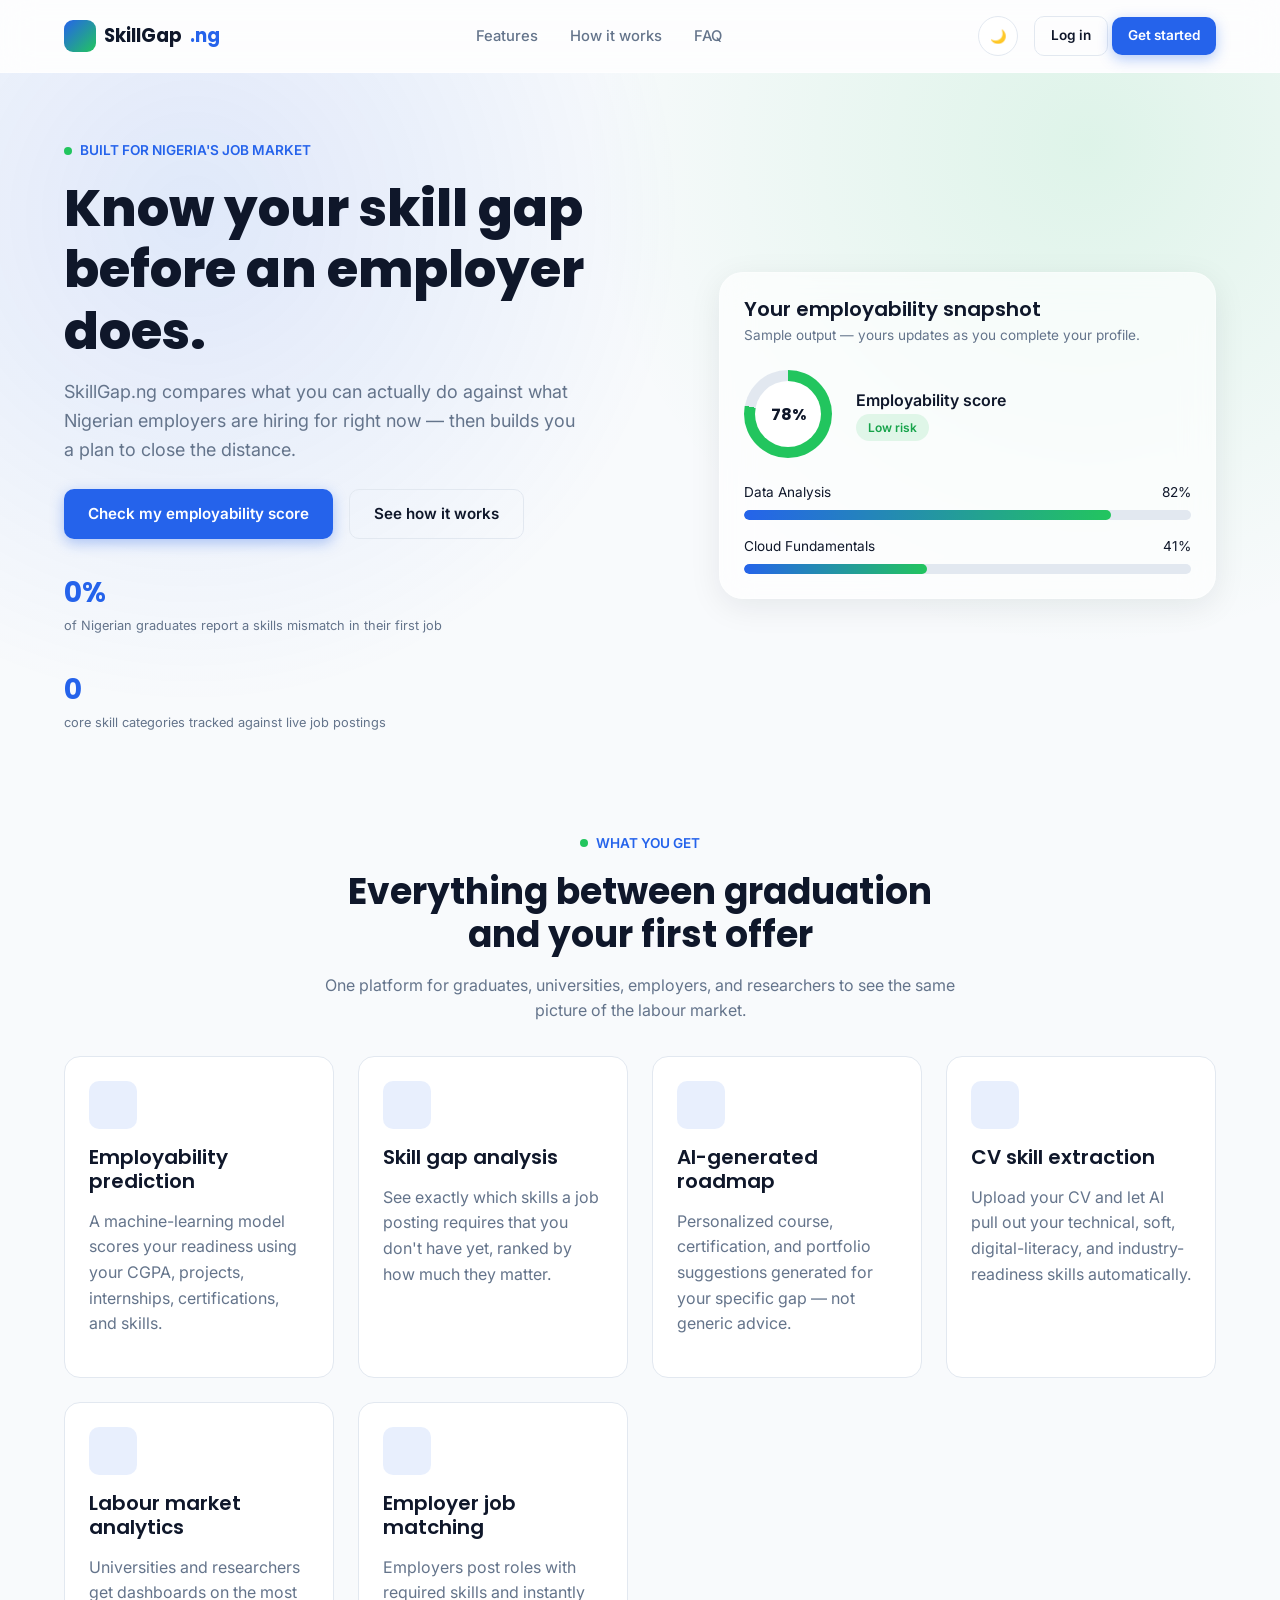
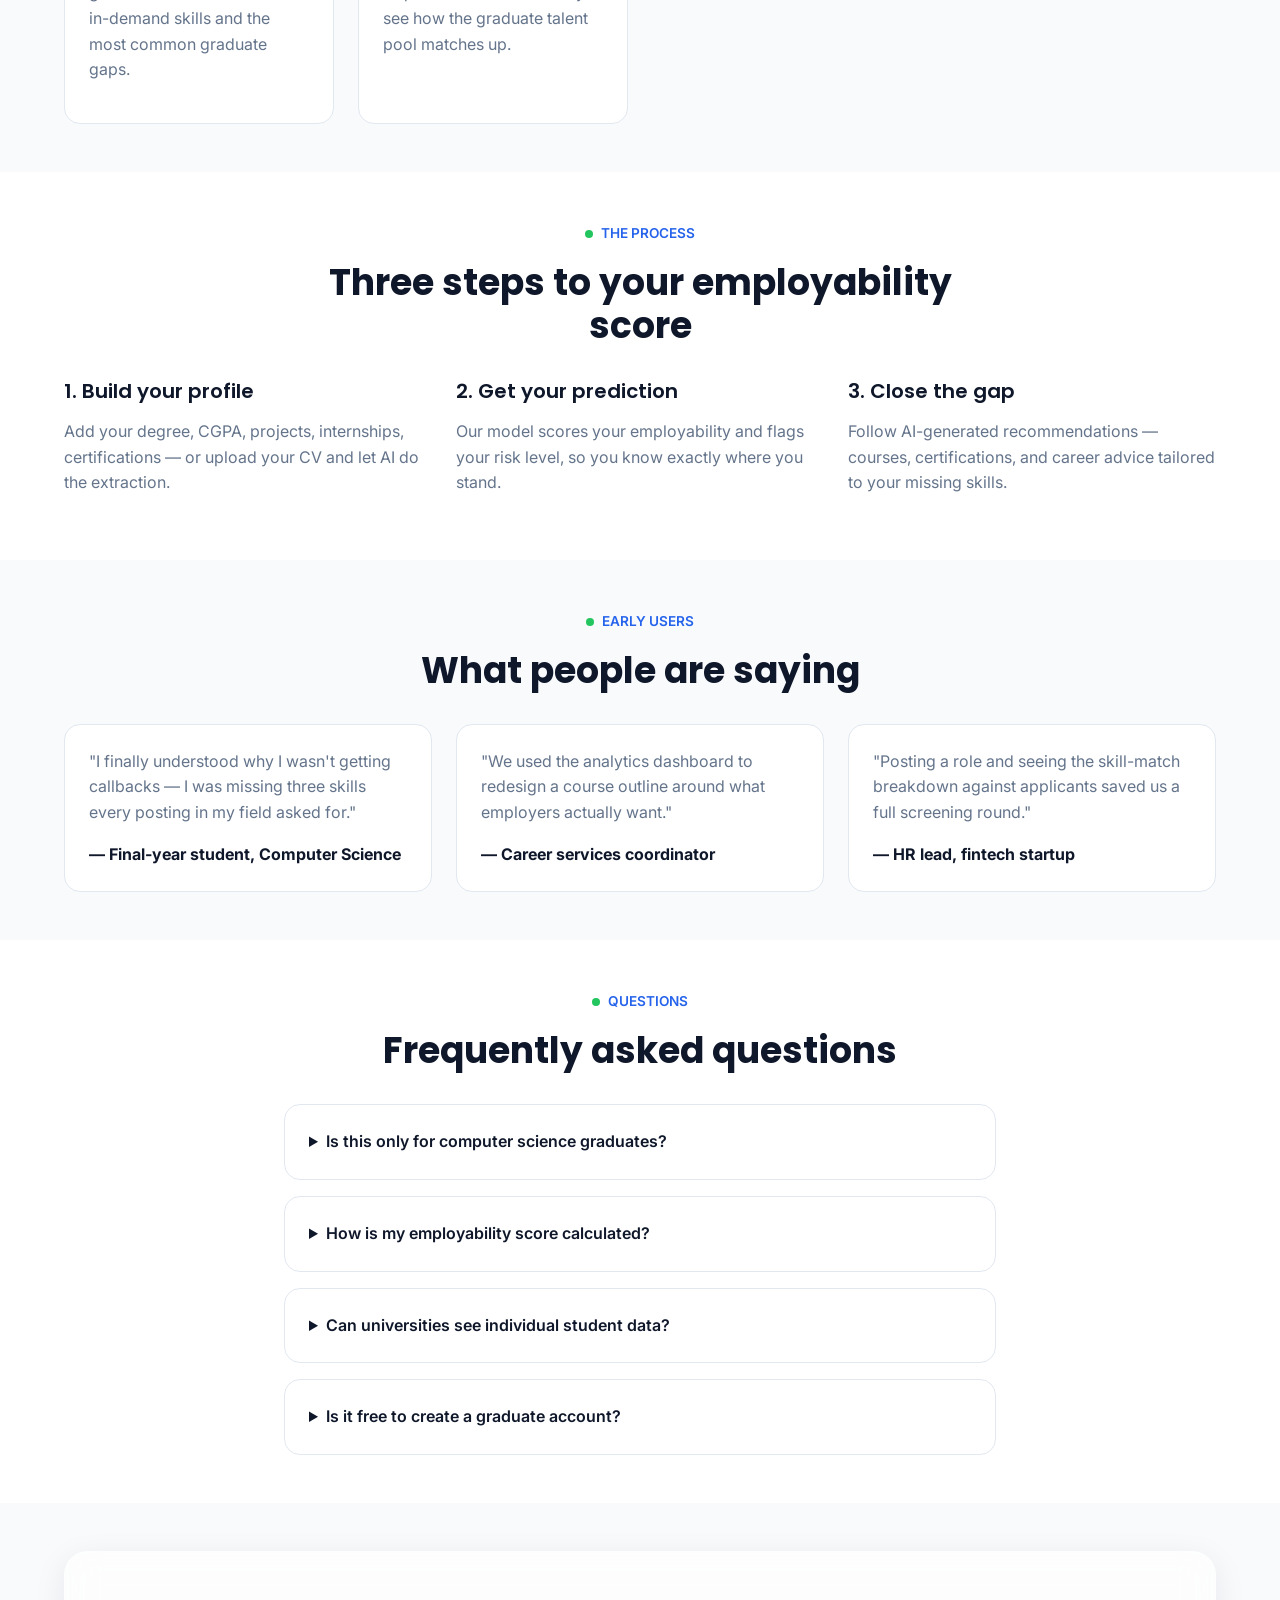
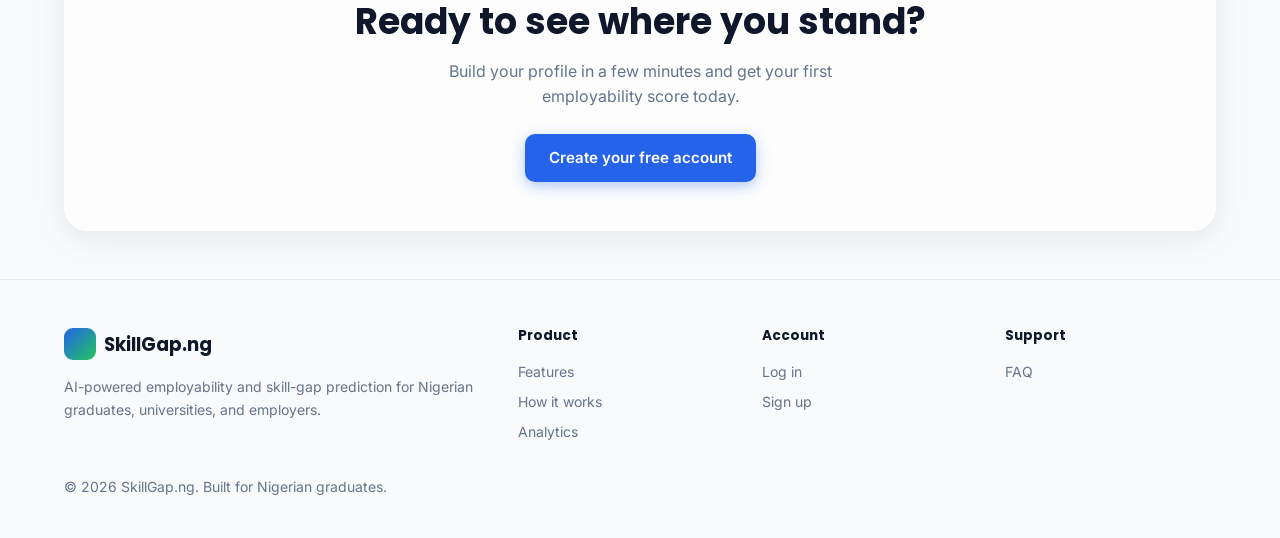
<file: skill-gap-system/frontend/index.html>
<!DOCTYPE html>
<html lang="en">
<head>
<meta charset="UTF-8" />
<meta name="viewport" content="width=device-width, initial-scale=1.0" />
<title>Graduate Skill Gap Prediction System | Close the gap between school and work</title>
<meta name="description" content="AI-powered employability prediction and skill-gap analysis for Nigerian graduates, universities, and employers." />
<link rel="stylesheet" href="assets/css/main.css" />
</head>
<body>
<a href="#main" class="skip-link">Skip to content</a>

<header class="navbar">
  <div class="navbar-inner">
    <a href="index.html" class="brand">
      <span class="brand-mark" aria-hidden="true"></span>
      SkillGap<span style="color:var(--color-primary)">.ng</span>
    </a>
    <nav aria-label="Primary">
      <ul class="nav-links">
        <li><a href="index.html#features">Features</a></li>
        <li><a href="index.html#how-it-works">How it works</a></li>
        <li><a href="index.html#faq">FAQ</a></li>
      </ul>
    </nav>
    <div class="nav-actions">
      <button class="theme-toggle" data-theme-toggle aria-label="Toggle dark mode"></button>
      <div data-auth-area>
        <a href="login.html" class="btn btn-secondary btn-sm">Log in</a>
        <a href="login.html?tab=register" class="btn btn-primary btn-sm">Get started</a>
      </div>
      <button class="nav-toggle" data-nav-toggle aria-label="Open menu" aria-expanded="false">
        <span></span><span></span><span></span>
      </button>
    </div>
  </div>
</header>

<main id="main">

  <!-- HERO -->
  <section class="hero">
    <div class="hero-bg" aria-hidden="true"></div>
    <div class="container hero-grid">
      <div class="fade-in-up">
        <p class="eyebrow">BUILT FOR NIGERIA'S JOB MARKET</p>
        <h1>Know your skill gap before an employer does.</h1>
        <p style="font-size:1.125rem; max-width:520px;">
          SkillGap.ng compares what you can actually do against what Nigerian employers
          are hiring for right now — then builds you a plan to close the distance.
        </p>
        <div class="hero-actions">
          <a href="login.html?tab=register" class="btn btn-primary">Check my employability score</a>
          <a href="#how-it-works" class="btn btn-secondary">See how it works</a>
        </div>
        <div class="hero-stats">
          <div>
            <div class="hero-stat-value" data-count="41">0%</div>
            <div class="hero-stat-label">of Nigerian graduates report a skills mismatch in their first job</div>
          </div>
          <div>
            <div class="hero-stat-value" data-count="12">0</div>
            <div class="hero-stat-label">core skill categories tracked against live job postings</div>
          </div>
        </div>
      </div>

      <div class="fade-in-up glass" style="padding:var(--space-4); border-radius:var(--radius-lg);">
        <h3 style="margin-bottom:var(--space-1);">Your employability snapshot</h3>
        <p style="font-size:0.85rem; margin-bottom:var(--space-4);">Sample output — yours updates as you complete your profile.</p>

        <div style="display:flex; align-items:center; gap:var(--space-4); margin-bottom:var(--space-4);">
          <div style="width:88px;height:88px;border-radius:50%;background:conic-gradient(var(--color-accent) 78%, var(--color-border) 0);display:flex;align-items:center;justify-content:center;">
            <div style="width:66px;height:66px;border-radius:50%;background:var(--color-surface);display:flex;align-items:center;justify-content:center;font-family:var(--font-heading);font-weight:700;">78%</div>
          </div>
          <div>
            <div style="font-weight:600;">Employability score</div>
            <span class="badge badge-low">Low risk</span>
          </div>
        </div>

        <div style="margin-bottom:var(--space-3);">
          <div style="display:flex;justify-content:space-between;font-size:0.85rem;margin-bottom:6px;">
            <span>Data Analysis</span><span>82%</span>
          </div>
          <div class="progress-track"><div class="progress-fill" style="width:82%"></div></div>
        </div>
        <div>
          <div style="display:flex;justify-content:space-between;font-size:0.85rem;margin-bottom:6px;">
            <span>Cloud Fundamentals</span><span>41%</span>
          </div>
          <div class="progress-track"><div class="progress-fill" style="width:41%"></div></div>
        </div>
      </div>
    </div>
  </section>

  <!-- FEATURES -->
  <section class="section" id="features">
    <div class="container">
      <div class="section-header reveal">
        <p class="eyebrow" style="justify-content:center;">WHAT YOU GET</p>
        <h2>Everything between graduation and your first offer</h2>
        <p>One platform for graduates, universities, employers, and researchers to see the same picture of the labour market.</p>
      </div>

      <div class="feature-grid">
        <div class="card card-hover reveal">
          <div class="feature-icon"></div>
          <h3>Employability prediction</h3>
          <p>A machine-learning model scores your readiness using your CGPA, projects, internships, certifications, and skills.</p>
        </div>
        <div class="card card-hover reveal">
          <div class="feature-icon"></div>
          <h3>Skill gap analysis</h3>
          <p>See exactly which skills a job posting requires that you don't have yet, ranked by how much they matter.</p>
        </div>
        <div class="card card-hover reveal">
          <div class="feature-icon"></div>
          <h3>AI-generated roadmap</h3>
          <p>Personalized course, certification, and portfolio suggestions generated for your specific gap — not generic advice.</p>
        </div>
        <div class="card card-hover reveal">
          <div class="feature-icon"></div>
          <h3>CV skill extraction</h3>
          <p>Upload your CV and let AI pull out your technical, soft, digital-literacy, and industry-readiness skills automatically.</p>
        </div>
        <div class="card card-hover reveal">
          <div class="feature-icon"></div>
          <h3>Labour market analytics</h3>
          <p>Universities and researchers get dashboards on the most in-demand skills and the most common graduate gaps.</p>
        </div>
        <div class="card card-hover reveal">
          <div class="feature-icon"></div>
          <h3>Employer job matching</h3>
          <p>Employers post roles with required skills and instantly see how the graduate talent pool matches up.</p>
        </div>
      </div>
    </div>
  </section>

  <!-- HOW IT WORKS -->
  <section class="section" id="how-it-works" style="background:var(--color-surface);">
    <div class="container">
      <div class="section-header reveal">
        <p class="eyebrow" style="justify-content:center;">THE PROCESS</p>
        <h2>Three steps to your employability score</h2>
      </div>
      <div class="feature-grid">
        <div class="reveal">
          <h3>1. Build your profile</h3>
          <p>Add your degree, CGPA, projects, internships, certifications — or upload your CV and let AI do the extraction.</p>
        </div>
        <div class="reveal">
          <h3>2. Get your prediction</h3>
          <p>Our model scores your employability and flags your risk level, so you know exactly where you stand.</p>
        </div>
        <div class="reveal">
          <h3>3. Close the gap</h3>
          <p>Follow AI-generated recommendations — courses, certifications, and career advice tailored to your missing skills.</p>
        </div>
      </div>
    </div>
  </section>

  <!-- TESTIMONIALS -->
  <section class="section">
    <div class="container">
      <div class="section-header reveal">
        <p class="eyebrow" style="justify-content:center;">EARLY USERS</p>
        <h2>What people are saying</h2>
      </div>
      <div class="feature-grid">
        <div class="card reveal">
          <p>"I finally understood why I wasn't getting callbacks — I was missing three skills every posting in my field asked for."</p>
          <strong>— Final-year student, Computer Science</strong>
        </div>
        <div class="card reveal">
          <p>"We used the analytics dashboard to redesign a course outline around what employers actually want."</p>
          <strong>— Career services coordinator</strong>
        </div>
        <div class="card reveal">
          <p>"Posting a role and seeing the skill-match breakdown against applicants saved us a full screening round."</p>
          <strong>— HR lead, fintech startup</strong>
        </div>
      </div>
    </div>
  </section>

  <!-- FAQ -->
  <section class="section" id="faq" style="background:var(--color-surface);">
    <div class="container" style="max-width:760px;">
      <div class="section-header reveal">
        <p class="eyebrow" style="justify-content:center;">QUESTIONS</p>
        <h2>Frequently asked questions</h2>
      </div>

      <div class="reveal" style="display:flex; flex-direction:column; gap:var(--space-3);">
        <details class="card">
          <summary style="cursor:pointer; font-weight:600;">Is this only for computer science graduates?</summary>
          <p style="margin-top:var(--space-3);">No — the skill taxonomy covers technical, soft, digital-literacy, and industry-readiness skills across fields, and the job postings span multiple industries.</p>
        </details>
        <details class="card">
          <summary style="cursor:pointer; font-weight:600;">How is my employability score calculated?</summary>
          <p style="margin-top:var(--space-3);">A model trained on graduate outcome data weighs your CGPA, skills, projects, internships, certifications, and experience to produce a score and risk level.</p>
        </details>
        <details class="card">
          <summary style="cursor:pointer; font-weight:600;">Can universities see individual student data?</summary>
          <p style="margin-top:var(--space-3);">University and researcher accounts see aggregated analytics, not individual graduate profiles, unless a graduate explicitly shares their data.</p>
        </details>
        <details class="card">
          <summary style="cursor:pointer; font-weight:600;">Is it free to create a graduate account?</summary>
          <p style="margin-top:var(--space-3);">Yes. Graduate accounts are free to create and use.</p>
        </details>
      </div>
    </div>
  </section>

  <!-- CTA -->
  <section class="section">
    <div class="container">
      <div class="glass reveal" style="padding:var(--space-6); text-align:center; border-radius:var(--radius-lg);">
        <h2>Ready to see where you stand?</h2>
        <p style="max-width:480px; margin:0 auto var(--space-4);">Build your profile in a few minutes and get your first employability score today.</p>
        <a href="login.html?tab=register" class="btn btn-primary">Create your free account</a>
      </div>
    </div>
  </section>

</main>

<footer>
  <div class="container">
    <div class="footer-grid">
      <div>
        <div class="brand" style="margin-bottom:var(--space-3);">
          <span class="brand-mark" aria-hidden="true"></span> SkillGap.ng
        </div>
        <p>AI-powered employability and skill-gap prediction for Nigerian graduates, universities, and employers.</p>
      </div>
      <div>
        <h4>Product</h4>
        <ul>
          <li><a href="index.html#features">Features</a></li>
          <li><a href="index.html#how-it-works">How it works</a></li>
          <li><a href="analytics.html">Analytics</a></li>
        </ul>
      </div>
      <div>
        <h4>Account</h4>
        <ul>
          <li><a href="login.html">Log in</a></li>
          <li><a href="login.html?tab=register">Sign up</a></li>
        </ul>
      </div>
      <div>
        <h4>Support</h4>
        <ul>
          <li><a href="index.html#faq">FAQ</a></li>
        </ul>
      </div>
    </div>
    <p>&copy; 2026 SkillGap.ng. Built for Nigerian graduates.</p>
  </div>
</footer>

<script src="assets/js/api.js"></script>
<script src="assets/js/theme.js"></script>
<script src="assets/js/main.js"></script>
</body>
</html>
</file>
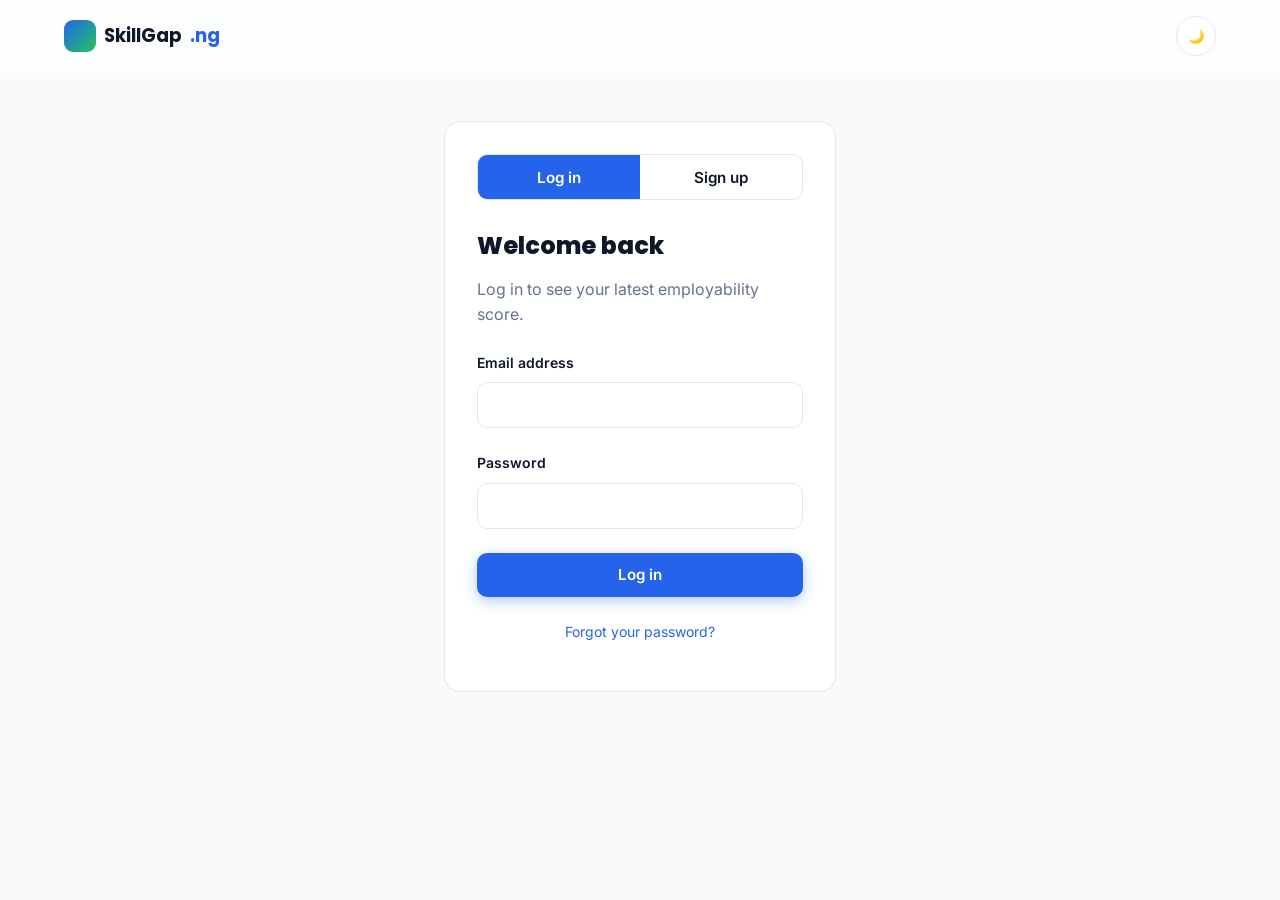
<file: skill-gap-system/frontend/assessment.html>
<!DOCTYPE html>
<html lang="en">
<head>
<meta charset="UTF-8" />
<meta name="viewport" content="width=device-width, initial-scale=1.0" />
<title>Skill Assessment | SkillGap.ng</title>
<link rel="stylesheet" href="assets/css/main.css" />
</head>
<body>
<a href="#main" class="skip-link">Skip to content</a>

<div class="app-shell">
  <aside class="sidebar" aria-label="Dashboard navigation">
    <button class="sidebar-close" aria-label="Close menu">&times;</button>
    <a href="index.html" class="brand" style="margin-bottom:var(--space-4);">
      <span class="brand-mark" aria-hidden="true"></span> SkillGap<span style="color:var(--color-primary)">.ng</span>
    </a>
    <a href="dashboard.html" class="sidebar-link"> Dashboard</a>
    <a href="profile.html" class="sidebar-link"> Profile</a>
    <a href="assessment.html" class="sidebar-link active"> Skill assessment</a>
    <a href="jobs.html" class="sidebar-link"> Job matching</a>
    <a href="prediction.html" class="sidebar-link"> Prediction</a>
    <div style="margin-top:auto; padding-top:var(--space-4); border-top:1px solid var(--color-border);">
      <button class="theme-toggle" data-theme-toggle aria-label="Toggle dark mode" style="margin-bottom:var(--space-3);"></button>
      <button class="btn btn-secondary btn-block btn-sm" id="logout-btn">Log out</button>
    </div>
  </aside>

  <div>
    <header class="navbar" style="position:sticky;">
      <div class="navbar-inner" style="max-width:none;">
        <button class="nav-toggle" data-sidebar-toggle aria-label="Open sidebar menu" style="display:block;">
          <span></span><span></span><span></span>
        </button>
        <h2 style="margin:0; font-size:1.1rem;">Skill Assessment</h2>
        <div></div>
      </div>
    </header>

    <main id="main" class="main-content" style="max-width:760px;">
      <p class="reveal" style="margin-bottom:var(--space-4);">
        Rate your proficiency in each skill from 0–100. Your ratings feed directly into your
        employability prediction and skill-gap matching against job postings.
      </p>

      <div class="field reveal" style="max-width:320px;">
        <label for="category-filter">Filter by category</label>
        <select id="category-filter">
          <option value="all">All categories</option>
          <option value="technical">Technical</option>
          <option value="soft">Soft skills</option>
          <option value="digital_literacy">Digital literacy</option>
          <option value="industry_readiness">Industry readiness</option>
        </select>
      </div>

      <div id="skills-container" class="reveal" style="margin-top:var(--space-4);">
        <div class="skeleton" style="height:64px; margin-bottom:var(--space-3);"></div>
        <div class="skeleton" style="height:64px; margin-bottom:var(--space-3);"></div>
        <div class="skeleton" style="height:64px;"></div>
      </div>
    </main>
  </div>
</div>

<script src="assets/js/api.js"></script>
<script src="assets/js/theme.js"></script>
<script src="assets/js/main.js"></script>
<script src="assets/js/assessment.js?v=2"></script>
</body>
</html>
</file>
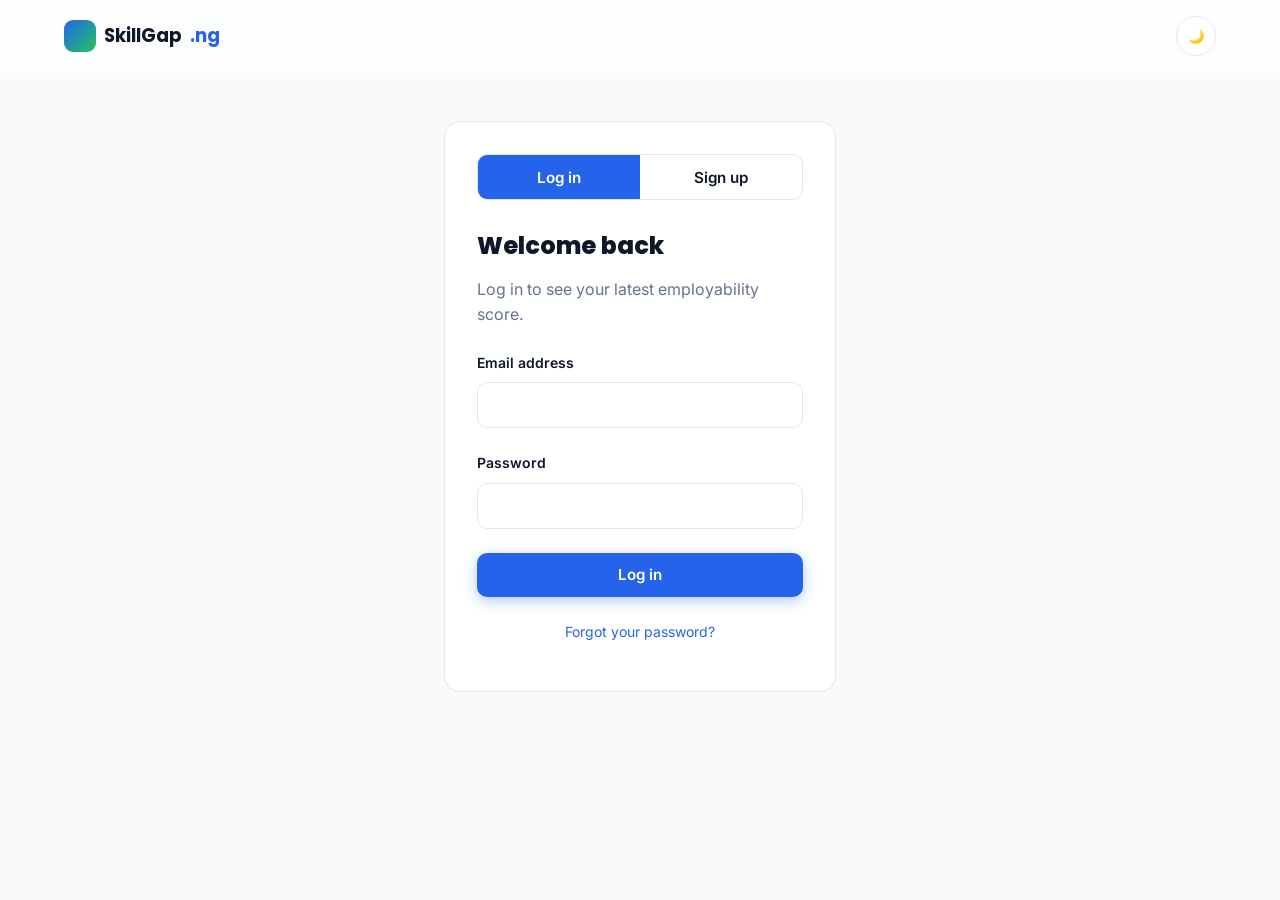
<file: skill-gap-system/frontend/employer-dashboard.html>
<!DOCTYPE html>
<html lang="en">
<head>
<meta charset="UTF-8" />
<meta name="viewport" content="width=device-width, initial-scale=1.0" />
<title>Employer Dashboard | SkillGap.ng</title>
<link rel="stylesheet" href="assets/css/main.css" />
</head>
<body>
<a href="#main" class="skip-link">Skip to content</a>

<div class="app-shell">
  <aside class="sidebar" aria-label="Dashboard navigation">
    <button class="sidebar-close" aria-label="Close menu">&times;</button>
    <a href="index.html" class="brand" style="margin-bottom:var(--space-4);">
      <span class="brand-mark" aria-hidden="true"></span> SkillGap<span style="color:var(--color-primary)">.ng</span>
    </a>
    <a href="employer-dashboard.html" class="sidebar-link active"> Dashboard</a>
    <a href="employer-post-job.html" class="sidebar-link"> Post a new job</a>
    
    <div style="margin-top:auto; padding-top:var(--space-4); border-top:1px solid var(--color-border);">
      <button class="theme-toggle" data-theme-toggle aria-label="Toggle dark mode" style="margin-bottom:var(--space-3);"></button>
      <button class="btn btn-secondary btn-block btn-sm" id="logout-btn">Log out</button>
    </div>
  </aside>

  <div>
    <header class="navbar" style="position:sticky;">
      <div class="navbar-inner" style="max-width:none;">
        <button class="nav-toggle" data-sidebar-toggle aria-label="Open sidebar menu" style="display:block;">
          <span></span><span></span><span></span>
        </button>
        <h2 style="margin:0; font-size:1.1rem;">Employer Dashboard</h2>
        <div></div>
      </div>
    </header>

    <main id="main" class="main-content">
      
      <div class="card reveal" style="margin-bottom: var(--space-4);">
        <h2 id="company-name" style="margin-top: 0;">Loading...</h2>
        <p id="company-details" style="color: var(--color-muted); margin-bottom: 0;"></p>
      </div>

      <div style="display:flex; justify-content:space-between; align-items:center; margin-bottom:var(--space-4);">
        <h3>Your Job Postings</h3>
        <a href="employer-post-job.html" class="btn btn-primary btn-sm">Post a new job</a>
      </div>

      <div id="jobs-list" class="reveal" style="display: grid; gap: var(--space-4);">
        <!-- Jobs will be populated here by JS -->
        <div class="skeleton" style="height:120px;"></div>
      </div>

    </main>
  </div>
</div>

<script src="assets/js/api.js?v=2"></script>
<script src="assets/js/theme.js"></script>
<script src="assets/js/main.js"></script>
<script src="assets/js/employer-dashboard.js?v=2"></script>
</body>
</html>
</file>
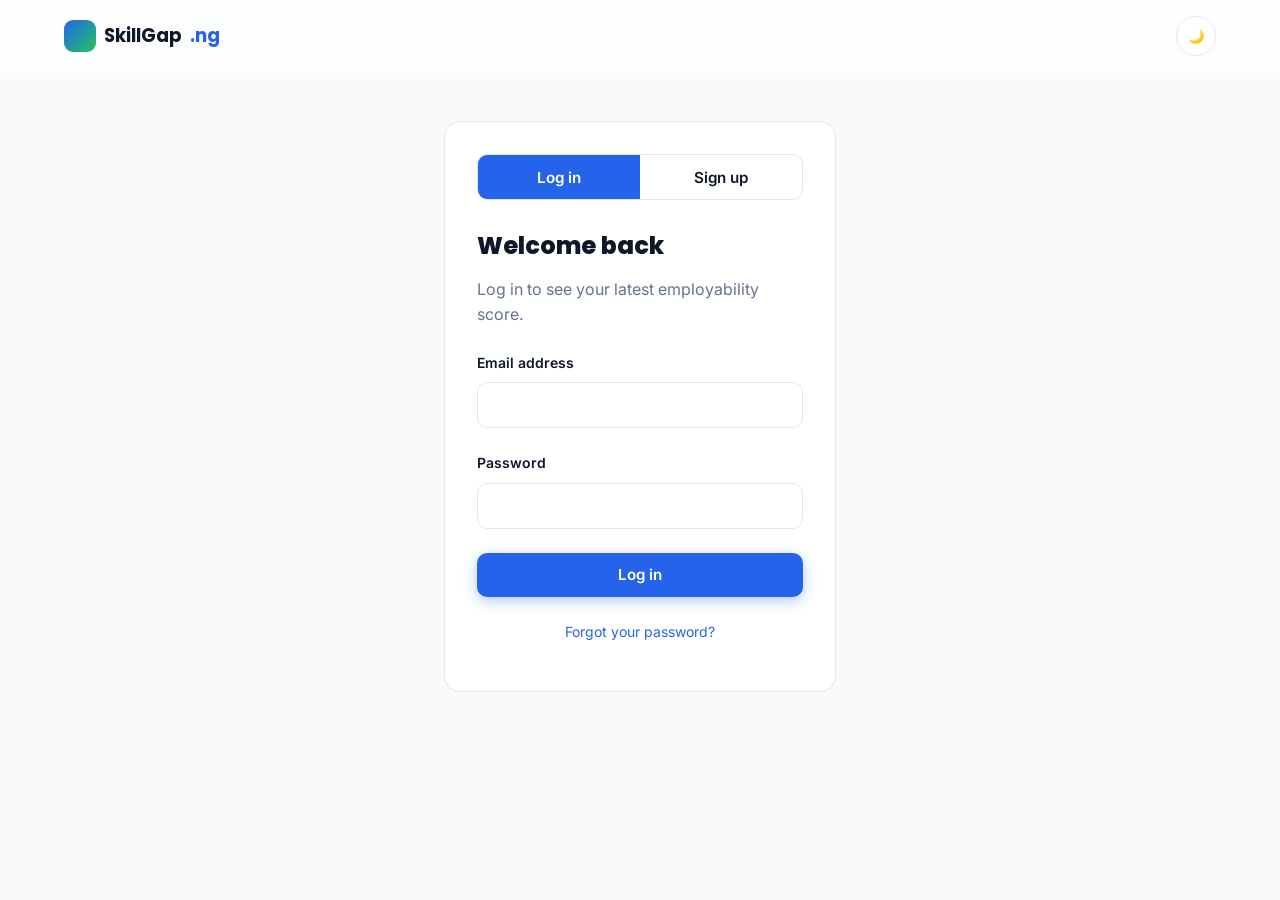
<file: skill-gap-system/frontend/employer-job-matches.html>
<!DOCTYPE html>
<html lang="en">
<head>
<meta charset="UTF-8" />
<meta name="viewport" content="width=device-width, initial-scale=1.0" />
<title>Job Matches | SkillGap.ng</title>
<link rel="stylesheet" href="assets/css/main.css" />
<style>
  .match-row {
    display: flex;
    justify-content: space-between;
    align-items: center;
    padding: var(--space-3) 0;
    border-bottom: 1px solid var(--color-border);
  }
  .match-row:last-child {
    border-bottom: none;
  }
</style>
</head>
<body>
<a href="#main" class="skip-link">Skip to content</a>

<div class="app-shell">
  <aside class="sidebar" aria-label="Dashboard navigation">
    <button class="sidebar-close" aria-label="Close menu">&times;</button>
    <a href="index.html" class="brand" style="margin-bottom:var(--space-4);">
      <span class="brand-mark" aria-hidden="true"></span> SkillGap<span style="color:var(--color-primary)">.ng</span>
    </a>
    <a href="employer-dashboard.html" class="sidebar-link active"> Dashboard</a>
    <a href="employer-post-job.html" class="sidebar-link"> Post a new job</a>
    
    <div style="margin-top:auto; padding-top:var(--space-4); border-top:1px solid var(--color-border);">
      <button class="theme-toggle" data-theme-toggle aria-label="Toggle dark mode" style="margin-bottom:var(--space-3);"></button>
      <button class="btn btn-secondary btn-block btn-sm" id="logout-btn">Log out</button>
    </div>
  </aside>

  <div>
    <header class="navbar" style="position:sticky;">
      <div class="navbar-inner" style="max-width:none;">
        <button class="nav-toggle" data-sidebar-toggle aria-label="Open sidebar menu" style="display:block;">
          <span></span><span></span><span></span>
        </button>
        <h2 style="margin:0; font-size:1.1rem;">Graduate Matches</h2>
        <div>
          <a href="employer-dashboard.html" class="btn btn-secondary btn-sm">&larr; Back to Dashboard</a>
        </div>
      </div>
    </header>

    <main id="main" class="main-content">
      
      <div class="card reveal" style="margin-bottom: var(--space-4);">
        <h2 id="job-title" style="margin-top: 0;">Loading Job...</h2>
        <p id="job-details" style="color: var(--color-muted); margin-bottom: 0;"></p>
      </div>

      <div class="card reveal">
        <h3 style="margin-bottom: var(--space-4);">Top Matching Graduates</h3>
        
        <div id="matches-list">
          <div class="skeleton" style="height:60px; margin-bottom: 10px;"></div>
          <div class="skeleton" style="height:60px; margin-bottom: 10px;"></div>
          <div class="skeleton" style="height:60px;"></div>
        </div>
      </div>

    </main>
  </div>
</div>

<script src="assets/js/api.js?v=2"></script>
<script src="assets/js/theme.js"></script>
<script src="assets/js/main.js"></script>
<script src="assets/js/employer-job-matches.js"></script>
</body>
</html>
</file>
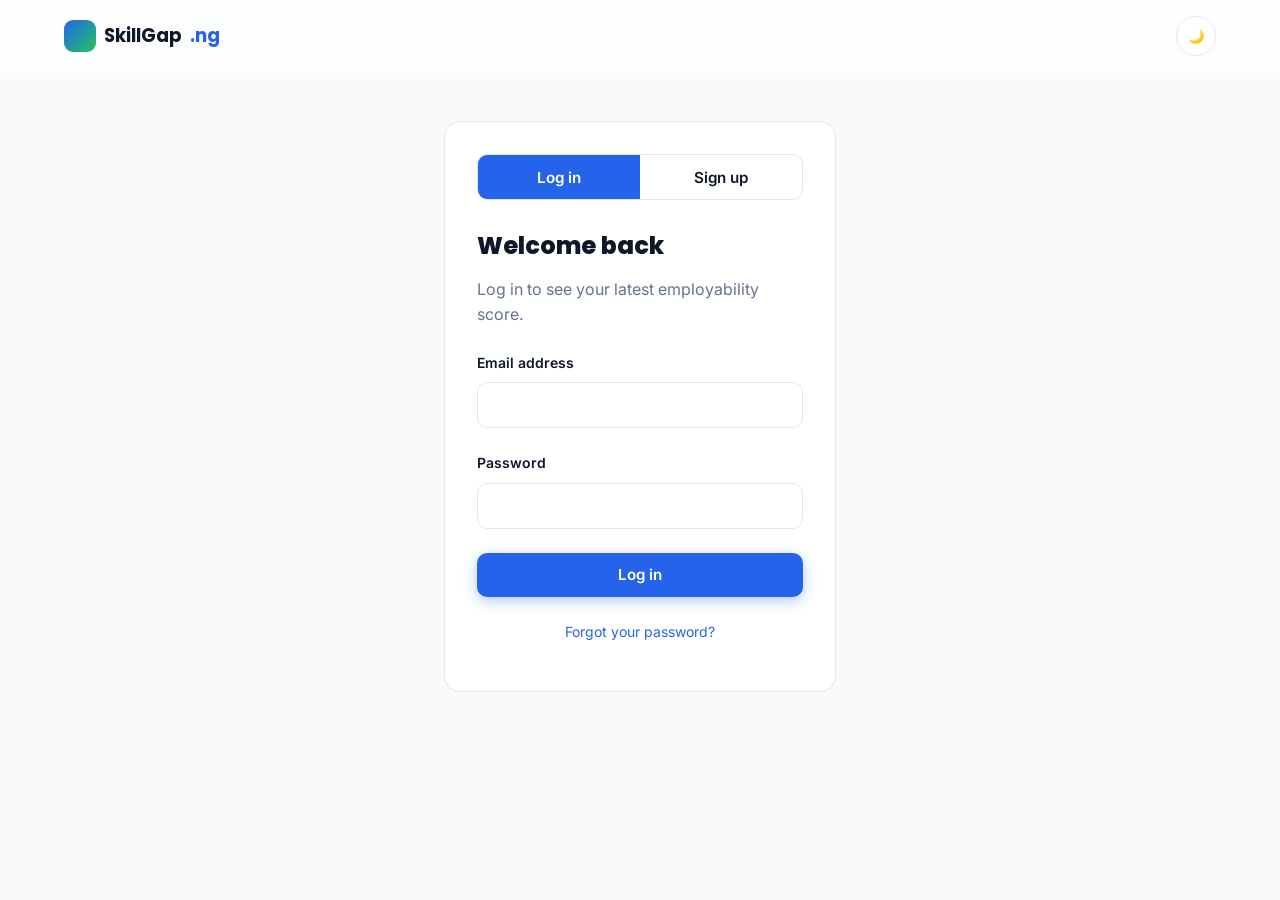
<file: skill-gap-system/frontend/employer-post-job.html>
<!DOCTYPE html>
<html lang="en">
<head>
<meta charset="UTF-8" />
<meta name="viewport" content="width=device-width, initial-scale=1.0" />
<title>Post a New Job | SkillGap.ng</title>
<link rel="stylesheet" href="assets/css/main.css" />
<style>
  .skill-row {
    display: flex;
    gap: var(--space-3);
    align-items: center;
    margin-bottom: var(--space-2);
    padding: var(--space-2);
    border: 1px solid var(--color-border);
    border-radius: var(--radius);
    background: var(--color-surface);
  }
  .skill-row > div {
    flex: 1;
  }
</style>
</head>
<body>
<a href="#main" class="skip-link">Skip to content</a>

<div class="app-shell">
  <aside class="sidebar" aria-label="Dashboard navigation">
    <button class="sidebar-close" aria-label="Close menu">&times;</button>
    <a href="index.html" class="brand" style="margin-bottom:var(--space-4);">
      <span class="brand-mark" aria-hidden="true"></span> SkillGap<span style="color:var(--color-primary)">.ng</span>
    </a>
    <a href="employer-dashboard.html" class="sidebar-link"> Dashboard</a>
    <a href="employer-post-job.html" class="sidebar-link active"> Post a new job</a>
    
    <div style="margin-top:auto; padding-top:var(--space-4); border-top:1px solid var(--color-border);">
      <button class="theme-toggle" data-theme-toggle aria-label="Toggle dark mode" style="margin-bottom:var(--space-3);"></button>
      <button class="btn btn-secondary btn-block btn-sm" id="logout-btn">Log out</button>
    </div>
  </aside>

  <div>
    <header class="navbar" style="position:sticky;">
      <div class="navbar-inner" style="max-width:none;">
        <button class="nav-toggle" data-sidebar-toggle aria-label="Open sidebar menu" style="display:block;">
          <span></span><span></span><span></span>
        </button>
        <h2 style="margin:0; font-size:1.1rem;">Post a New Job</h2>
        <div></div>
      </div>
    </header>

    <main id="main" class="main-content">
      <div class="card reveal">
        <form id="job-form">
          <div style="display: grid; gap: var(--space-4); margin-bottom: var(--space-5);">
            <div class="field">
              <label for="job-title">Job Title</label>
              <input type="text" id="job-title" class="input" required placeholder="e.g. Senior Data Analyst" />
            </div>
            
            <div class="responsive-grid">
              <div class="field">
                <label for="job-industry">Industry</label>
                <input type="text" id="job-industry" class="input" required placeholder="e.g. Finance" />
              </div>
              <div class="field">
                <label for="job-location">Location</label>
                <input type="text" id="job-location" class="input" required placeholder="e.g. Lagos, Nigeria or Remote" />
              </div>
            </div>

            <div class="field">
              <label for="job-experience">Minimum Experience (Years)</label>
              <input type="number" id="job-experience" class="input" min="0" step="0.5" value="0" required />
            </div>

            <div class="field">
              <label for="job-description">Job Description</label>
              <textarea id="job-description" class="input" rows="4" required placeholder="Describe the role..."></textarea>
            </div>
          </div>

          <h3 style="margin-bottom: var(--space-3); padding-top: var(--space-4); border-top: 1px solid var(--color-border);">Required Skills</h3>
          <p style="font-size: 0.875rem; color: var(--color-muted); margin-bottom: var(--space-4);">
            Select the skills required for this job and rate their importance from 1 (Nice to have) to 5 (Crucial).
          </p>

          <div id="skills-container">
            <!-- Dynamic skill rows go here -->
          </div>
          
          <button type="button" id="add-skill-btn" class="btn btn-secondary btn-sm" style="margin-bottom: var(--space-5);">
            + Add another skill requirement
          </button>

          <div style="padding-top: var(--space-4); border-top: 1px solid var(--color-border); display: flex; justify-content: flex-end; gap: var(--space-3);">
            <a href="employer-dashboard.html" class="btn btn-secondary">Cancel</a>
            <button type="submit" id="submit-job-btn" class="btn btn-primary">Post Job</button>
          </div>
        </form>
      </div>
    </main>
  </div>
</div>

<script src="assets/js/api.js?v=2"></script>
<script src="assets/js/theme.js"></script>
<script src="assets/js/main.js"></script>
<script src="assets/js/employer-post-job.js"></script>
</body>
</html>
</file>
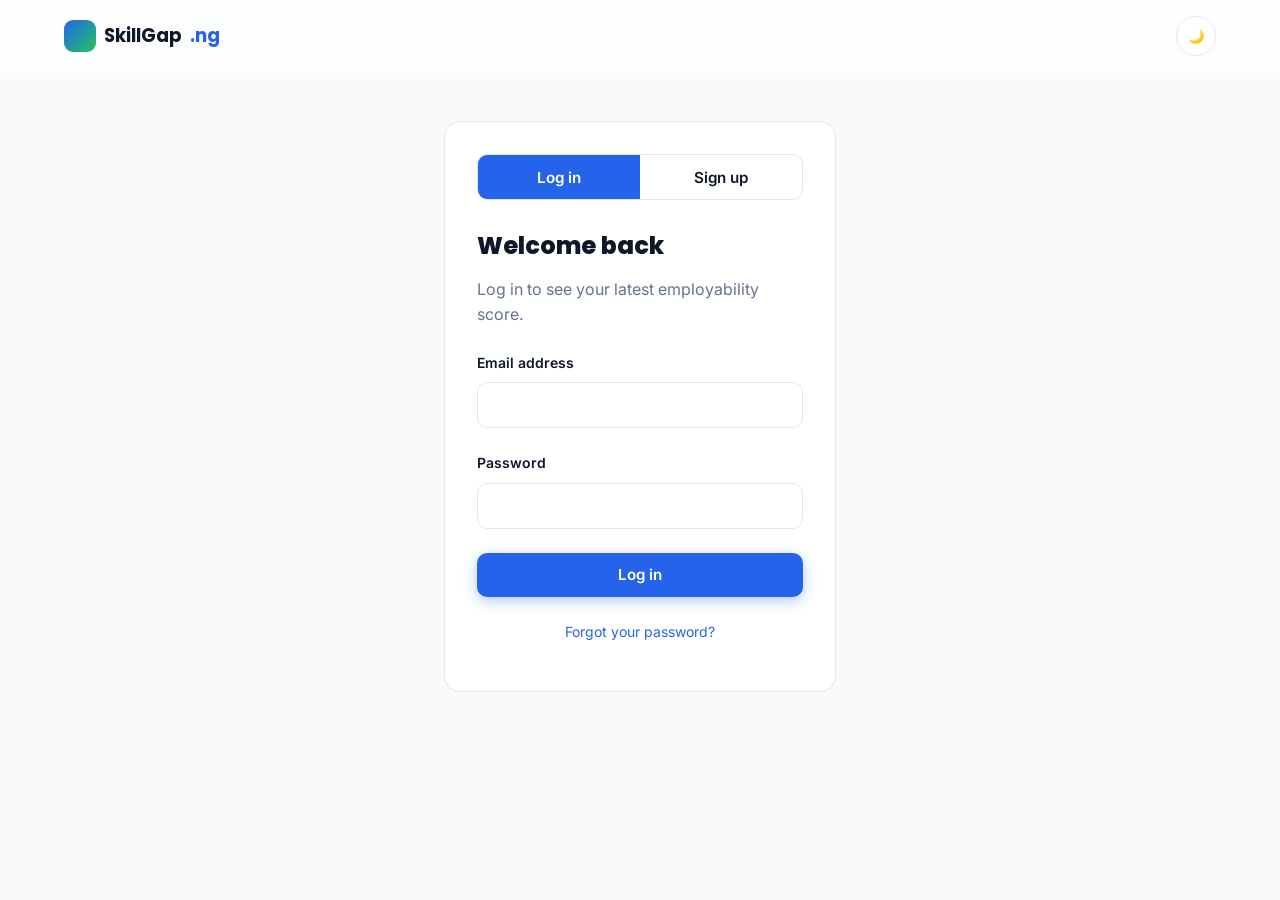
<file: skill-gap-system/frontend/jobs.html>
<!DOCTYPE html>
<html lang="en">
<head>
<meta charset="UTF-8" />
<meta name="viewport" content="width=device-width, initial-scale=1.0" />
<title>Job Matching | SkillGap.ng</title>
<link rel="stylesheet" href="assets/css/main.css" />
</head>
<body>
<a href="#main" class="skip-link">Skip to content</a>

<div class="app-shell">
  <aside class="sidebar" aria-label="Dashboard navigation">
    <button class="sidebar-close" aria-label="Close menu">&times;</button>
    <a href="index.html" class="brand" style="margin-bottom:var(--space-4);">
      <span class="brand-mark" aria-hidden="true"></span> SkillGap<span style="color:var(--color-primary)">.ng</span>
    </a>
    <a href="dashboard.html" class="sidebar-link"> Dashboard</a>
    <a href="profile.html" class="sidebar-link"> Profile</a>
    <a href="assessment.html" class="sidebar-link"> Skill assessment</a>
    <a href="jobs.html" class="sidebar-link active"> Job matching</a>
    <a href="prediction.html" class="sidebar-link"> Prediction</a>
    <div style="margin-top:auto; padding-top:var(--space-4); border-top:1px solid var(--color-border);">
      <button class="theme-toggle" data-theme-toggle aria-label="Toggle dark mode" style="margin-bottom:var(--space-3);"></button>
      <button class="btn btn-secondary btn-block btn-sm" id="logout-btn">Log out</button>
    </div>
  </aside>

  <div>
    <header class="navbar" style="position:sticky;">
      <div class="navbar-inner" style="max-width:none;">
        <button class="nav-toggle" data-sidebar-toggle aria-label="Open sidebar menu" style="display:block;">
          <span></span><span></span><span></span>
        </button>
        <h2 style="margin:0; font-size:1.1rem;">Job Matching</h2>
        <div></div>
      </div>
    </header>

    <main id="main" class="main-content">
      <p class="reveal" style="margin-bottom:var(--space-4);">
        Browse available jobs and see how well your skills match their requirements.
        A higher match percentage means you're more likely to land the role.
      </p>

      <section id="jobs-container" class="reveal" style="display: grid; gap: var(--space-4);">
        <div class="skeleton" style="height:120px;"></div>
        <div class="skeleton" style="height:120px;"></div>
        <div class="skeleton" style="height:120px;"></div>
      </section>

    </main>
  </div>
</div>

<script src="assets/js/api.js"></script>
<script src="assets/js/theme.js"></script>
<script src="assets/js/main.js"></script>
<script src="assets/js/jobs.js"></script>
</body>
</html>
</file>
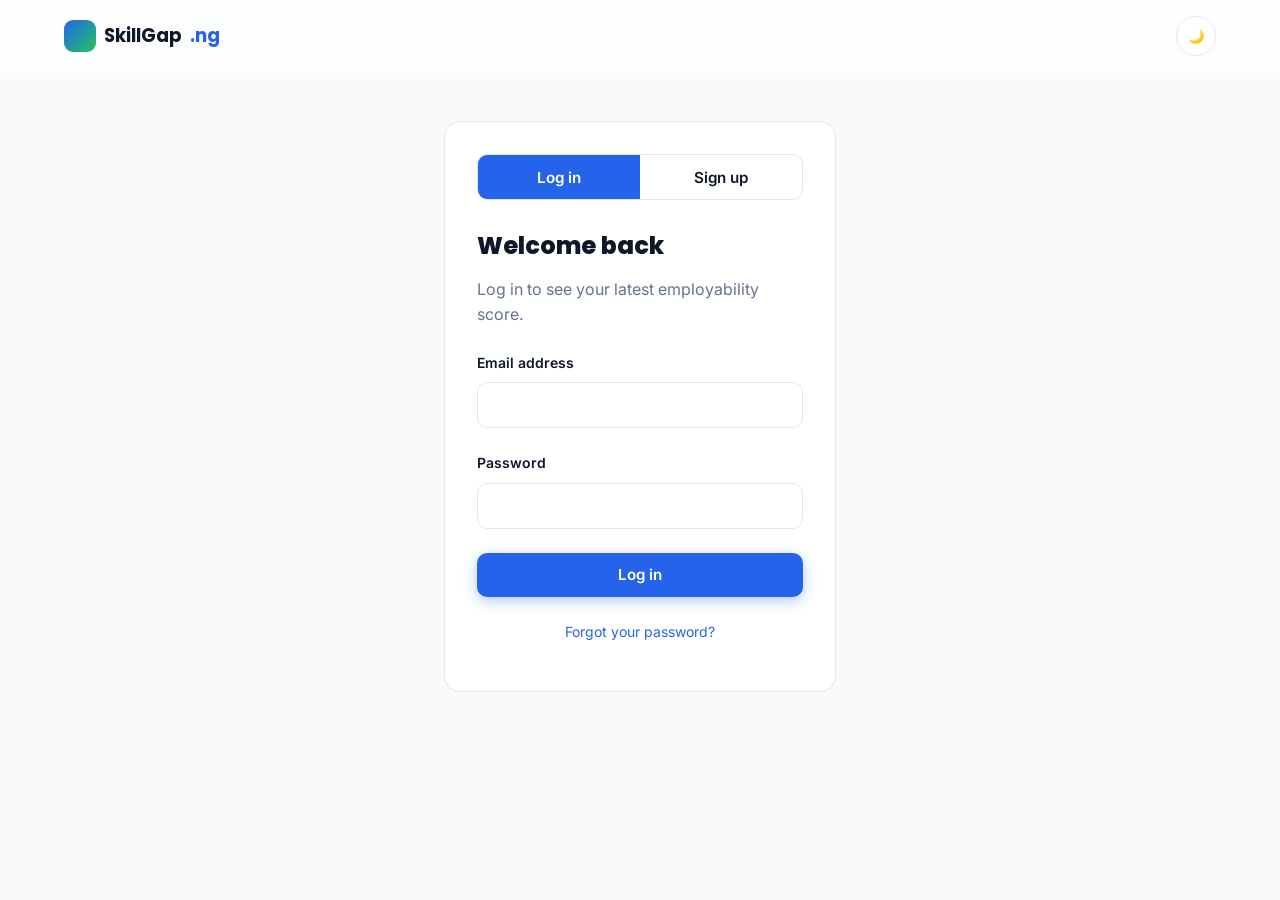
<file: skill-gap-system/frontend/login.html>
<!DOCTYPE html>
<html lang="en">
<head>
<meta charset="UTF-8" />
<meta name="viewport" content="width=device-width, initial-scale=1.0" />
<title>Log in or sign up | SkillGap.ng</title>
<link rel="stylesheet" href="assets/css/main.css" />
</head>
<body>
<a href="#main" class="skip-link">Skip to content</a>

<header class="navbar">
  <div class="navbar-inner">
    <a href="index.html" class="brand">
      <span class="brand-mark" aria-hidden="true"></span> SkillGap<span style="color:var(--color-primary)">.ng</span>
    </a>
    <button class="theme-toggle" data-theme-toggle aria-label="Toggle dark mode"></button>
  </div>
</header>

<main id="main" class="container" style="max-width:440px; padding-top:var(--space-6); padding-bottom:var(--space-7);">
  <div class="card" style="padding:var(--space-5);">

    <div role="tablist" aria-label="Authentication" style="display:flex; border:1px solid var(--color-border); border-radius:var(--radius-sm); overflow:hidden; margin-bottom:var(--space-5);">
      <button role="tab" id="tab-login" aria-selected="true" aria-controls="panel-login" class="btn" style="flex:1; border-radius:0; background:var(--color-primary); color:#fff;" data-tab="login">Log in</button>
      <button role="tab" id="tab-register" aria-selected="false" aria-controls="panel-register" class="btn" style="flex:1; border-radius:0; background:transparent; color:var(--color-text);" data-tab="register">Sign up</button>
    </div>

    <!-- LOGIN PANEL -->
    <form id="panel-login" role="tabpanel" aria-labelledby="tab-login" novalidate>
      <h1 style="font-size:1.5rem;">Welcome back</h1>
      <p style="margin-bottom:var(--space-4);">Log in to see your latest employability score.</p>

      <div class="field">
        <label for="login-email">Email address</label>
        <input type="email" id="login-email" name="email" autocomplete="email" required />
        <p class="error-text" id="login-email-error" hidden></p>
      </div>
      <div class="field">
        <label for="login-password">Password</label>
        <input type="password" id="login-password" name="password" autocomplete="current-password" required />
        <p class="error-text" id="login-password-error" hidden></p>
      </div>

      <button type="submit" class="btn btn-primary btn-block" id="login-submit">Log in</button>
      <p style="text-align:center; margin-top:var(--space-4); font-size:0.875rem;">
        <a href="#" id="forgot-password-link">Forgot your password?</a>
      </p>
    </form>

    <!-- REGISTER PANEL -->
    <form id="panel-register" role="tabpanel" aria-labelledby="tab-register" novalidate hidden>
      <h1 style="font-size:1.5rem;">Create your account</h1>
      <p style="margin-bottom:var(--space-4);">Takes about two minutes.</p>

      <div class="field">
        <label for="register-role">I am a...</label>
        <select id="register-role" name="role">
          <option value="graduate">Graduate / Student</option>
          <option value="employer">Employer</option>
        </select>
      </div>
      <div class="field">
        <label for="register-name">Full name</label>
        <input type="text" id="register-name" name="full_name" autocomplete="name" required minlength="2" />
        <p class="error-text" id="register-name-error" hidden></p>
      </div>
      <div class="field">
        <label for="register-email">Email address</label>
        <input type="email" id="register-email" name="email" autocomplete="email" required />
        <p class="error-text" id="register-email-error" hidden></p>
      </div>
      <div class="field">
        <label for="register-password">Password</label>
        <input type="password" id="register-password" name="password" autocomplete="new-password" required minlength="8" />
        <p class="error-text" id="register-password-error">Use at least 8 characters.</p>
      </div>

      <button type="submit" class="btn btn-primary btn-block" id="register-submit">Create account</button>
    </form>

  </div>
</main>

<script src="assets/js/api.js?v=2"></script>
<script src="assets/js/theme.js"></script>
<script src="assets/js/auth.js?v=2"></script>
</body>
</html>
</file>
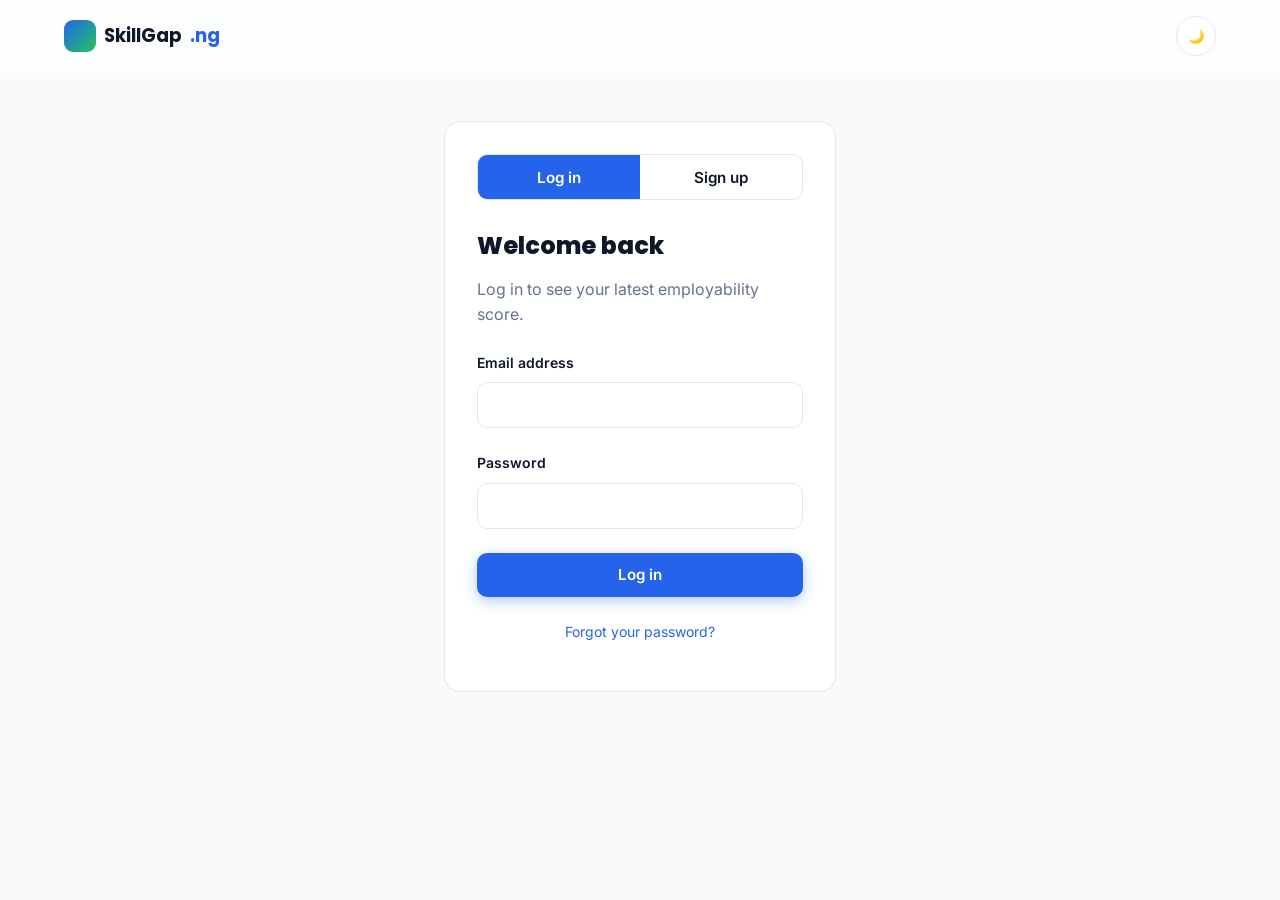
<file: skill-gap-system/frontend/prediction.html>
<!DOCTYPE html>
<html lang="en">
<head>
<meta charset="UTF-8" />
<meta name="viewport" content="width=device-width, initial-scale=1.0" />
<title>Employability Prediction | SkillGap.ng</title>
<link rel="stylesheet" href="assets/css/main.css" />
</head>
<body>
<a href="#main" class="skip-link">Skip to content</a>

<div class="app-shell">
  <aside class="sidebar" aria-label="Dashboard navigation">
    <button class="sidebar-close" aria-label="Close menu">&times;</button>
    <a href="index.html" class="brand" style="margin-bottom:var(--space-4);">
      <span class="brand-mark" aria-hidden="true"></span> SkillGap<span style="color:var(--color-primary)">.ng</span>
    </a>
    <a href="dashboard.html" class="sidebar-link"> Dashboard</a>
    <a href="profile.html" class="sidebar-link"> Profile</a>
    <a href="assessment.html" class="sidebar-link"> Skill assessment</a>
    <a href="jobs.html" class="sidebar-link"> Job matching</a>
    <a href="prediction.html" class="sidebar-link active"> Prediction</a>
    <div style="margin-top:auto; padding-top:var(--space-4); border-top:1px solid var(--color-border);">
      <button class="theme-toggle" data-theme-toggle aria-label="Toggle dark mode" style="margin-bottom:var(--space-3);"></button>
      <button class="btn btn-secondary btn-block btn-sm" id="logout-btn">Log out</button>
    </div>
  </aside>

  <div>
    <header class="navbar" style="position:sticky;">
      <div class="navbar-inner" style="max-width:none;">
        <button class="nav-toggle" data-sidebar-toggle aria-label="Open sidebar menu" style="display:block;">
          <span></span><span></span><span></span>
        </button>
        <h2 style="margin:0; font-size:1.1rem;">Employability Prediction</h2>
        <div></div>
      </div>
    </header>

    <main id="main" class="main-content">

      <section class="card reveal" style="text-align:center; padding:var(--space-6); margin-bottom:var(--space-5);">
        <div id="score-ring" style="width:160px;height:160px;border-radius:50%;background:conic-gradient(var(--color-border) 0 100%);display:flex;align-items:center;justify-content:center;margin:0 auto var(--space-4);">
          <div style="width:120px;height:120px;border-radius:50%;background:var(--color-surface);display:flex;flex-direction:column;align-items:center;justify-content:center;">
            <span id="score-value" style="font-family:var(--font-heading); font-size:2rem; font-weight:700;">—</span>
            <span style="font-size:0.75rem; color:var(--color-muted);">score</span>
          </div>
        </div>
        <span class="badge" id="risk-badge" hidden></span>
        <p style="margin-top:var(--space-4); max-width:480px; margin-left:auto; margin-right:auto;" id="score-explainer">
          Run a prediction to see your employability score, based on your CGPA, skills, projects, internships, and certifications.
        </p>
        <button class="btn btn-primary" id="run-prediction-btn">Run new prediction</button>
      </section>

      <section class="card reveal">
        <h3>Prediction history</h3>
        <div id="history-table-wrap">
          <table style="width:100%; border-collapse:collapse;" aria-label="Prediction history">
            <thead>
              <tr style="text-align:left; border-bottom:1px solid var(--color-border);">
                <th style="padding:10px 8px;">Date</th>
                <th style="padding:10px 8px;">Score</th>
                <th style="padding:10px 8px;">Probability</th>
                <th style="padding:10px 8px;">Risk</th>
              </tr>
            </thead>
            <tbody id="history-table-body">
              <tr><td colspan="4" style="padding:16px 8px; color:var(--color-muted);">Loading…</td></tr>
            </tbody>
          </table>
        </div>
      </section>

    </main>
  </div>
</div>

<script src="assets/js/api.js"></script>
<script src="assets/js/theme.js"></script>
<script src="assets/js/main.js"></script>
<script src="assets/js/prediction.js"></script>
</body>
</html>
</file>
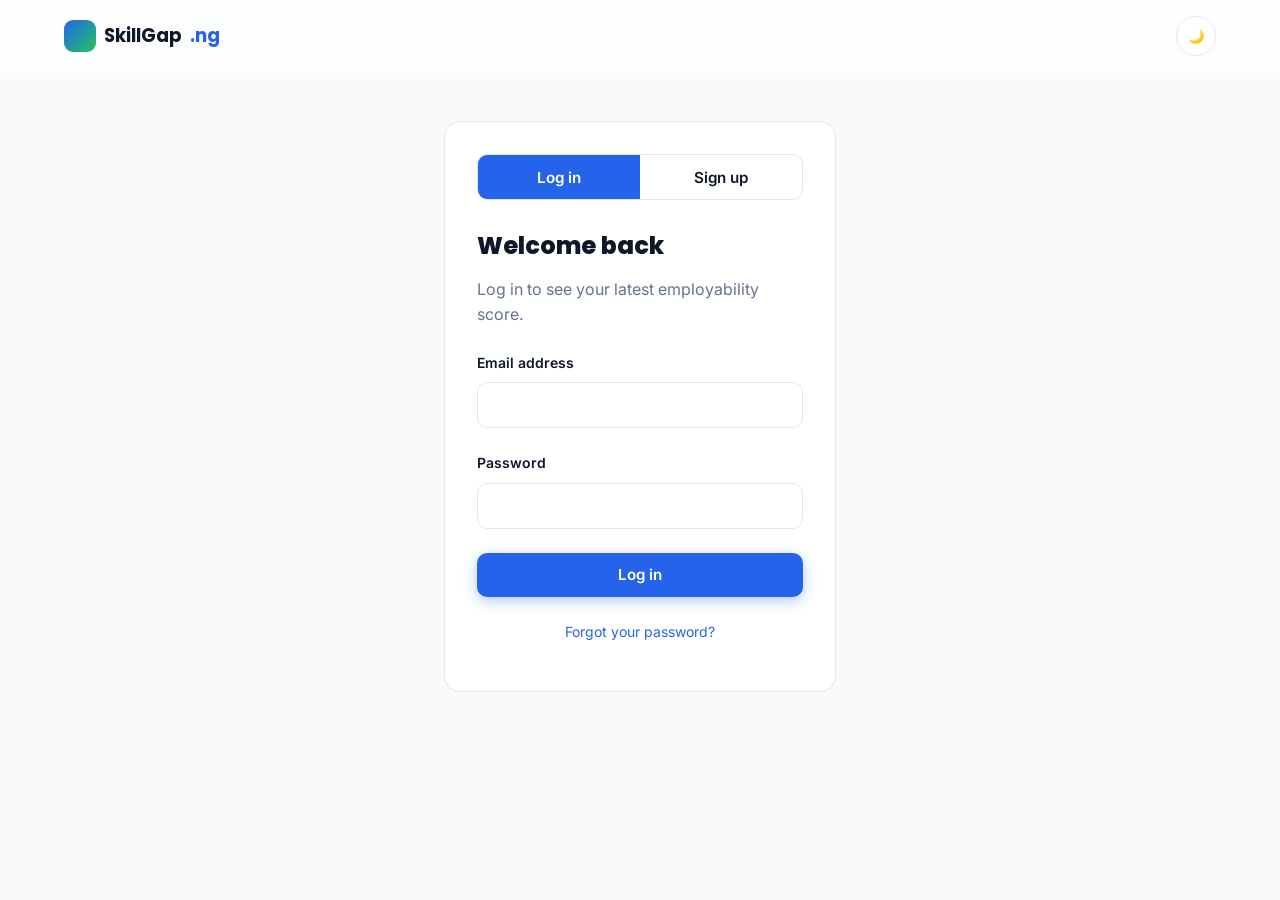
<file: skill-gap-system/frontend/profile.html>
<!DOCTYPE html>
<html lang="en">
<head>
<meta charset="UTF-8" />
<meta name="viewport" content="width=device-width, initial-scale=1.0" />
<title>My Profile | SkillGap.ng</title>
<link rel="stylesheet" href="assets/css/main.css" />
</head>
<body>
<a href="#main" class="skip-link">Skip to content</a>

<div class="app-shell">
  <aside class="sidebar" aria-label="Dashboard navigation">
    <button class="sidebar-close" aria-label="Close menu">&times;</button>
    <a href="index.html" class="brand" style="margin-bottom:var(--space-4);">
      <span class="brand-mark" aria-hidden="true"></span> SkillGap<span style="color:var(--color-primary)">.ng</span>
    </a>
    <a href="dashboard.html" class="sidebar-link"> Dashboard</a>
    <a href="profile.html" class="sidebar-link active"> Profile</a>
    <a href="assessment.html" class="sidebar-link"> Skill assessment</a>
    <a href="jobs.html" class="sidebar-link"> Job matching</a>
    <a href="prediction.html" class="sidebar-link"> Prediction</a>
    <div style="margin-top:auto; padding-top:var(--space-4); border-top:1px solid var(--color-border);">
      <button class="theme-toggle" data-theme-toggle aria-label="Toggle dark mode" style="margin-bottom:var(--space-3);"></button>
      <button class="btn btn-secondary btn-block btn-sm" id="logout-btn">Log out</button>
    </div>
  </aside>

  <div>
    <header class="navbar" style="position:sticky;">
      <div class="navbar-inner" style="max-width:none;">
        <button class="nav-toggle" data-sidebar-toggle aria-label="Open sidebar menu" style="display:block;">
          <span></span><span></span><span></span>
        </button>
        <h2 style="margin:0; font-size:1.1rem;">My Profile</h2>
        <div></div>
      </div>
    </header>

    <main id="main" class="main-content" style="max-width:760px;">

      <form id="profile-form" class="card reveal" style="margin-bottom:var(--space-4);" novalidate>
        <h3>Academic background</h3>

        <div class="responsive-grid">
          <div class="field">
            <label for="field-degree">Degree</label>
            <input type="text" id="field-degree" name="degree" placeholder="e.g. B.Sc Computer Science" />
          </div>
          <div class="field">
            <label for="field-cgpa">CGPA</label>
            <input type="number" id="field-cgpa" name="cgpa" min="0" max="5" step="0.01" />
          </div>
          <div class="field">
            <label for="field-graduation-year">Graduation year</label>
            <input type="number" id="field-graduation-year" name="graduation_year" min="1990" max="2100" />
          </div>
          <div class="field">
            <label for="field-state">State of residence</label>
            <input type="text" id="field-state" name="state_of_residence" />
          </div>
        </div>

        <h3 style="margin-top:var(--space-4);">Experience</h3>
        <div class="field">
          <label for="field-projects">Projects <span style="font-weight:400; color:var(--color-muted);">(one per line)</span></label>
          <textarea id="field-projects" rows="3" placeholder="AI-powered chatbot for customer support"></textarea>
        </div>
        <div class="field">
          <label for="field-internships">Internships <span style="font-weight:400; color:var(--color-muted);">(one per line)</span></label>
          <textarea id="field-internships" rows="3" placeholder="Backend intern, fintech startup"></textarea>
        </div>
        <div class="field" style="margin-bottom: var(--space-4);">
          <label>Certifications</label>
          <div style="display:flex; flex-wrap:wrap; gap:var(--space-2); margin-top:var(--space-2); margin-bottom:var(--space-4);">
            <label class="checkbox-pill">
              <input type="checkbox" name="certifications" value="AWS Certified Cloud Practitioner"> 
              <span class="checkbox-pill-label">AWS Certified Cloud Practitioner</span>
            </label>
            <label class="checkbox-pill">
              <input type="checkbox" name="certifications" value="AWS Certified Solutions Architect"> 
              <span class="checkbox-pill-label">AWS Certified Solutions Architect</span>
            </label>
            <label class="checkbox-pill">
              <input type="checkbox" name="certifications" value="CompTIA Security+"> 
              <span class="checkbox-pill-label">CompTIA Security+</span>
            </label>
            <label class="checkbox-pill">
              <input type="checkbox" name="certifications" value="CompTIA Network+"> 
              <span class="checkbox-pill-label">CompTIA Network+</span>
            </label>
            <label class="checkbox-pill">
              <input type="checkbox" name="certifications" value="Cisco CCNA"> 
              <span class="checkbox-pill-label">Cisco CCNA</span>
            </label>
            <label class="checkbox-pill">
              <input type="checkbox" name="certifications" value="Project Management Professional (PMP)"> 
              <span class="checkbox-pill-label">Project Management Professional (PMP)</span>
            </label>
            <label class="checkbox-pill">
              <input type="checkbox" name="certifications" value="Google Data Analytics Professional"> 
              <span class="checkbox-pill-label">Google Data Analytics</span>
            </label>
            <label class="checkbox-pill">
              <input type="checkbox" name="certifications" value="Microsoft Certified: Azure Fundamentals"> 
              <span class="checkbox-pill-label">Azure Fundamentals</span>
            </label>
          </div>
          <label for="field-certifications-other">Other Certifications <span style="font-weight:400; color:var(--color-muted);">(comma-separated)</span></label>
          <input type="text" id="field-certifications-other" placeholder="e.g. Certified Scrum Master, CISA" />
        </div>
        <div class="field">
          <label for="field-bio">Short bio</label>
          <textarea id="field-bio" rows="3"></textarea>
        </div>

        <button type="submit" class="btn btn-primary" id="save-profile-btn">Save profile</button>
      </form>

      <section class="card reveal">
        <h3>CV upload</h3>
        <p style="font-size:0.875rem;">Upload your CV and AI will extract your skills, education, and experience automatically.</p>
        <div style="border:2px dashed var(--color-border); border-radius:var(--radius-sm); padding:var(--space-5); text-align:center; color:var(--color-muted);">
          <p style="margin-bottom:var(--space-3);">Drag and drop your CV here, or</p>
          <label class="btn btn-secondary" style="cursor:pointer;">
            Choose file
            <input type="file" accept=".pdf,.doc,.docx" style="display:none;" id="cv-upload-input" />
          </label>
          <p style="font-size:0.75rem; margin-top:var(--space-3);">PDF or Word, up to 10MB. Extraction wires up to the AI service once a backend upload endpoint is connected.</p>
        </div>
      </section>

    </main>
  </div>
</div>

<script src="assets/js/api.js?v=2"></script>
<script src="assets/js/theme.js"></script>
<script src="assets/js/main.js"></script>
<script src="assets/js/profile.js?v=2"></script>
</body>
</html>
</file>
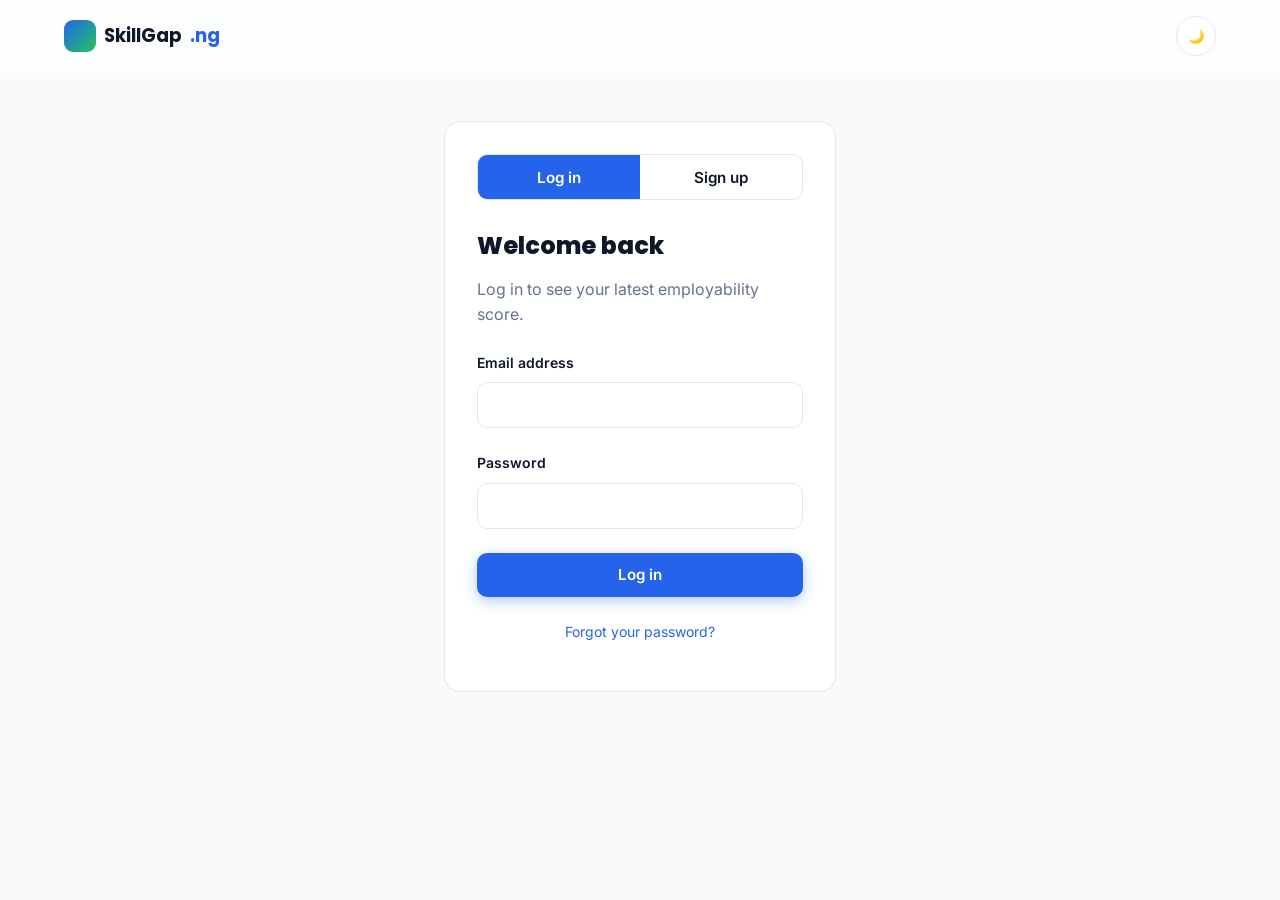
<file: skill-gap-system/frontend/reports.html>
<!DOCTYPE html>
<html lang="en">
<head>
<meta charset="UTF-8" />
<meta name="viewport" content="width=device-width, initial-scale=1.0" />
<title>Reports | SkillGap.ng</title>
<link rel="stylesheet" href="assets/css/main.css" />
</head>
<body>
<a href="#main" class="skip-link">Skip to content</a>

<div class="app-shell">
  <aside class="sidebar" aria-label="Dashboard navigation">
    <a href="index.html" class="brand" style="margin-bottom:var(--space-4);">
      <span class="brand-mark" aria-hidden="true"></span> SkillGap<span style="color:var(--color-primary)">.ng</span>
    </a>
    <a href="dashboard.html" class="sidebar-link"> Dashboard</a>
    <a href="profile.html" class="sidebar-link"> Profile</a>
    <a href="assessment.html" class="sidebar-link"> Skill assessment</a>
    <a href="prediction.html" class="sidebar-link"> Prediction</a>
    <div style="margin-top:auto; padding-top:var(--space-4); border-top:1px solid var(--color-border);">
      <button class="theme-toggle" data-theme-toggle aria-label="Toggle dark mode" style="margin-bottom:var(--space-3);"></button>
      <button class="btn btn-secondary btn-block btn-sm" id="logout-btn">Log out</button>
    </div>
  </aside>

  <div>
    <header class="navbar" style="position:sticky;">
      <div class="navbar-inner" style="max-width:none;">
        <button class="nav-toggle" data-sidebar-toggle aria-label="Open sidebar menu" style="display:block;">
          <span></span><span></span><span></span>
        </button>
        <h2 style="margin:0; font-size:1.1rem;">Reports</h2>
        <div></div>
      </div>
    </header>

    <main id="main" class="main-content" style="max-width:700px;">

      <section class="card reveal" style="margin-bottom:var(--space-4);">
        <h3>Generate a report</h3>
        <p style="font-size:0.875rem;">Available to Administrator and Researcher accounts.</p>
        <div style="display:flex; gap:var(--space-3); flex-wrap:wrap;">
          <button class="btn btn-primary" id="generate-pdf-btn">Generate PDF</button>
          <button class="btn btn-secondary" id="generate-xlsx-btn">Generate Excel</button>
        </div>
      </section>

      <section class="card reveal">
        <h3>Your reports</h3>
        <div id="reports-list">
          <div class="skeleton" style="height:48px; margin-bottom:var(--space-2);"></div>
          <div class="skeleton" style="height:48px;"></div>
        </div>
      </section>

    </main>
  </div>
</div>

<script src="assets/js/api.js"></script>
<script src="assets/js/theme.js"></script>
<script src="assets/js/main.js"></script>
<script src="assets/js/reports.js"></script>
</body>
</html>
</file>
<file: skill-gap-system/frontend/assets/css/main.css>
/* =========================================================================
   Graduate Skill Gap Prediction System — Design System
   Theme: Modern Glassmorphism + Soft Material Design
   Fonts: Inter (body/UI), Poppins (headings)
   ========================================================================= */

@import url('https://fonts.googleapis.com/css2?family=Inter:wght@400;500;600;700&family=Poppins:wght@500;600;700;800&display=swap');

:root {
  /* --- Color tokens (from project spec) --- */
  --color-primary: #2563EB;
  --color-primary-dark: #1D4ED8;
  --color-primary-light: #93C5FD;
  --color-secondary: #0F172A;
  --color-accent: #22C55E;
  --color-warning: #F59E0B;
  --color-danger: #EF4444;
  --color-background: #F8FAFC;
  --color-surface: #FFFFFF;
  --color-text: #0F172A;
  --color-muted: #64748B;
  --color-border: #E2E8F0;

  /* --- Glass surface tokens --- */
  --glass-bg: rgba(255, 255, 255, 0.65);
  --glass-border: rgba(255, 255, 255, 0.35);
  --glass-shadow: 0 8px 32px rgba(15, 23, 42, 0.08);
  --glass-blur: 16px;

  /* --- Layout tokens --- */
  --radius: 16px;
  --radius-sm: 10px;
  --radius-lg: 24px;
  --space-1: 4px;
  --space-2: 8px;
  --space-3: 16px;
  --space-4: 24px;
  --space-5: 32px;
  --space-6: 48px;
  --space-7: 64px;

  /* --- Typography tokens --- */
  --font-heading: 'Poppins', sans-serif;
  --font-body: 'Inter', sans-serif;

  /* --- Motion tokens --- */
  --transition-fast: 150ms ease;
  --transition-base: 250ms cubic-bezier(0.4, 0, 0.2, 1);
  --transition-slow: 450ms cubic-bezier(0.4, 0, 0.2, 1);
}

[data-theme='dark'] {
  --color-background: #0B1220;
  --color-surface: #111C33;
  --color-text: #F1F5F9;
  --color-muted: #94A3B8;
  --color-border: #1E293B;
  --glass-bg: rgba(17, 28, 51, 0.65);
  --glass-border: rgba(255, 255, 255, 0.08);
  --glass-shadow: 0 8px 32px rgba(0, 0, 0, 0.35);
}

/* --- Reduced motion support (accessibility) --- */
@media (prefers-reduced-motion: reduce) {
  *, *::before, *::after {
    animation-duration: 0.01ms !important;
    animation-iteration-count: 1 !important;
    transition-duration: 0.01ms !important;
    scroll-behavior: auto !important;
  }
}

/* =========================================================================
   Reset & base
   ========================================================================= */
*, *::before, *::after { box-sizing: border-box; }

html { scroll-behavior: smooth; }

body {
  margin: 0;
  font-family: var(--font-body);
  background: var(--color-background);
  color: var(--color-text);
  line-height: 1.6;
  -webkit-font-smoothing: antialiased;
  transition: background var(--transition-base), color var(--transition-base);
}

h1, h2, h3, h4, h5 {
  font-family: var(--font-heading);
  font-weight: 700;
  line-height: 1.2;
  margin: 0 0 var(--space-3);
  color: var(--color-text);
}

h1 { font-size: clamp(2rem, 4vw, 3.25rem); font-weight: 800; }
h2 { font-size: clamp(1.5rem, 3vw, 2.25rem); }
h3 { font-size: 1.25rem; font-weight: 600; }

p { margin: 0 0 var(--space-3); color: var(--color-muted); }

a { color: var(--color-primary); text-decoration: none; }
a:hover { color: var(--color-primary-dark); }

img { max-width: 100%; display: block; }

button { font-family: inherit; }

/* --- Visible keyboard focus (accessibility) --- */
a:focus-visible,
button:focus-visible,
input:focus-visible,
select:focus-visible,
textarea:focus-visible,
[tabindex]:focus-visible {
  outline: 3px solid var(--color-primary);
  outline-offset: 2px;
}

/* --- Skip to content link --- */
.skip-link {
  position: absolute;
  left: -9999px;
  top: 0;
  background: var(--color-primary);
  color: #fff;
  padding: var(--space-2) var(--space-3);
  z-index: 1000;
  border-radius: 0 0 var(--radius-sm) 0;
}
.skip-link:focus { left: 0; }

.container {
  width: 100%;
  max-width: 1200px;
  margin: 0 auto;
  padding: 0 var(--space-4);
}

.visually-hidden {
  position: absolute;
  width: 1px; height: 1px;
  overflow: hidden;
  clip: rect(0 0 0 0);
  white-space: nowrap;
}

/* =========================================================================
   Buttons
   ========================================================================= */
.btn {
  display: inline-flex;
  align-items: center;
  justify-content: center;
  gap: var(--space-2);
  padding: 12px 24px;
  border-radius: var(--radius-sm);
  border: none;
  font-weight: 600;
  font-size: 0.95rem;
  cursor: pointer;
  transition: transform var(--transition-fast), box-shadow var(--transition-fast), background var(--transition-fast);
  min-height: 44px; /* large touch target */
  position: relative;
  overflow: hidden;
}
.btn:active { transform: translateY(1px); }

.btn-primary {
  background: var(--color-primary);
  color: #fff;
  box-shadow: 0 4px 14px rgba(37, 99, 235, 0.35);
}
.btn-primary:hover { background: var(--color-primary-dark); transform: translateY(-2px); }

.btn-secondary {
  background: transparent;
  color: var(--color-text);
  border: 1.5px solid var(--color-border);
}
.btn-secondary:hover { border-color: var(--color-primary); color: var(--color-primary); }

.btn-accent {
  background: var(--color-accent);
  color: #fff;
}

.btn-block { width: 100%; }
.btn-sm { padding: 8px 16px; font-size: 0.85rem; min-height: 36px; }

/* Ripple micro-interaction */
.btn::after {
  content: '';
  position: absolute;
  width: 0; height: 0;
  border-radius: 50%;
  background: rgba(255, 255, 255, 0.5);
  transform: translate(-50%, -50%);
  top: 50%; left: 50%;
  transition: width 0.4s ease, height 0.4s ease;
}
.btn:active::after { width: 220px; height: 220px; }

/* =========================================================================
   Glass card / surface
   ========================================================================= */
.card {
  background: var(--color-surface);
  border-radius: var(--radius);
  border: 1px solid var(--color-border);
  padding: var(--space-4);
  transition: transform var(--transition-base), box-shadow var(--transition-base);
}

.glass {
  background: var(--glass-bg);
  backdrop-filter: blur(var(--glass-blur));
  -webkit-backdrop-filter: blur(var(--glass-blur));
  border: 1px solid var(--glass-border);
  box-shadow: var(--glass-shadow);
  border-radius: var(--radius);
}

.card-hover:hover {
  transform: translateY(-4px);
  box-shadow: 0 12px 32px rgba(15, 23, 42, 0.12);
}

/* =========================================================================
   Forms
   ========================================================================= */
.field { margin-bottom: var(--space-4); }

.field label {
  display: block;
  font-weight: 600;
  font-size: 0.875rem;
  margin-bottom: var(--space-2);
  color: var(--color-text);
}

.field input,
.field select,
.field textarea {
  width: 100%;
  padding: 12px 14px;
  border-radius: var(--radius-sm);
  border: 1.5px solid var(--color-border);
  background: var(--color-surface);
  color: var(--color-text);
  font-size: 1rem;
  font-family: inherit;
  transition: border-color var(--transition-fast), box-shadow var(--transition-fast);
  min-height: 44px;
}

.field input:focus,
.field select:focus,
.field textarea:focus {
  border-color: var(--color-primary);
  box-shadow: 0 0 0 4px rgba(37, 99, 235, 0.12);
  outline: none;
}

.field .error-text {
  color: var(--color-danger);
  font-size: 0.8rem;
  margin-top: var(--space-1);
}

.field.has-error input { border-color: var(--color-danger); }

/* --- Checkbox Pills (Certifications) --- */
.checkbox-pill {
  position: relative;
  display: inline-block;
}
.checkbox-pill input[type="checkbox"] {
  position: absolute;
  opacity: 0;
  width: 1px;
  height: 1px;
  padding: 0;
  margin: -1px;
  border: 0;
  overflow: hidden;
  clip: rect(0, 0, 0, 0);
  min-height: 0;
}
.checkbox-pill-label {
  display: inline-flex;
  align-items: center;
  justify-content: center;
  text-align: center;
  padding: 6px 12px;
  border-radius: var(--radius-sm);
  border: 1.5px solid var(--color-border);
  background: var(--color-surface);
  color: var(--color-muted);
  font-size: 0.8rem;
  font-weight: 500;
  cursor: pointer;
  transition: all var(--transition-fast);
  user-select: none;
}
.checkbox-pill input[type="checkbox"]:checked + .checkbox-pill-label {
  border-color: var(--color-primary);
  background: rgba(37, 99, 235, 0.08);
  color: var(--color-primary-dark);
  box-shadow: 0 4px 12px rgba(37, 99, 235, 0.1);
}
.checkbox-pill input[type="checkbox"]:focus-visible + .checkbox-pill-label {
  outline: 3px solid var(--color-primary);
  outline-offset: 2px;
}
.checkbox-pill:hover .checkbox-pill-label {
  border-color: var(--color-primary);
  color: var(--color-text);
}

/* =========================================================================
   Navigation
   ========================================================================= */
.navbar {
  position: sticky;
  top: 0;
  z-index: 100;
  background: var(--glass-bg);
  backdrop-filter: blur(var(--glass-blur));
  -webkit-backdrop-filter: blur(var(--glass-blur));
  border-bottom: 1px solid var(--glass-border);
}

.navbar-inner {
  display: flex;
  align-items: center;
  justify-content: space-between;
  padding: var(--space-3) var(--space-4);
  max-width: 1200px;
  margin: 0 auto;
}

.brand {
  font-family: var(--font-heading);
  font-weight: 700;
  font-size: 1.15rem;
  display: flex;
  align-items: center;
  gap: var(--space-2);
  color: var(--color-text);
}

.brand-mark {
  width: 32px; height: 32px;
  border-radius: 9px;
  background: linear-gradient(135deg, var(--color-primary), var(--color-accent));
}

.nav-links {
  display: flex;
  gap: var(--space-5);
  list-style: none;
  margin: 0; padding: 0;
}
.nav-links a { color: var(--color-muted); font-weight: 500; font-size: 0.925rem; }
.nav-links a:hover, .nav-links a.active { color: var(--color-primary); }

.nav-actions { display: flex; align-items: center; gap: var(--space-3); }

.theme-toggle {
  width: 40px; height: 40px;
  border-radius: 50%;
  border: 1.5px solid var(--color-border);
  background: var(--color-surface);
  display: flex; align-items: center; justify-content: center;
  cursor: pointer;
}

.nav-toggle {
  display: none;
  background: none;
  border: none;
  cursor: pointer;
  padding: var(--space-2);
}
.nav-toggle span {
  display: block;
  width: 24px; height: 2px;
  background: var(--color-text);
  margin: 5px 0;
  transition: var(--transition-fast);
}

/* =========================================================================
   Sidebar (dashboard layout)
   ========================================================================= */
.app-shell {
  display: grid;
  grid-template-columns: 260px 1fr;
  min-height: 100vh;
}

.sidebar {
  background: var(--color-surface);
  border-right: 1px solid var(--color-border);
  padding: var(--space-4);
  display: flex;
  flex-direction: column;
  gap: var(--space-2);
}

.sidebar-link {
  display: flex;
  align-items: center;
  gap: var(--space-3);
  padding: 12px 14px;
  border-radius: var(--radius-sm);
  color: var(--color-muted);
  font-weight: 500;
  font-size: 0.925rem;
  transition: background var(--transition-fast), color var(--transition-fast);
}
.sidebar-link:hover { background: var(--color-background); color: var(--color-text); }
.sidebar-link.active { background: rgba(37, 99, 235, 0.1); color: var(--color-primary); }

.main-content { padding: var(--space-5); }

/* =========================================================================
   Stat cards / badges / progress
   ========================================================================= */
.stat-grid {
  display: grid;
  grid-template-columns: repeat(auto-fit, minmax(220px, 1fr));
  gap: var(--space-4);
}

.stat-card { display: flex; flex-direction: column; gap: var(--space-2); }
.stat-value { font-family: var(--font-heading); font-size: 2rem; font-weight: 700; }
.stat-label { color: var(--color-muted); font-size: 0.875rem; }

.badge {
  display: inline-flex;
  align-items: center;
  padding: 4px 12px;
  border-radius: 999px;
  font-size: 0.75rem;
  font-weight: 600;
}
.badge-low { background: rgba(34, 197, 94, 0.12); color: #16A34A; }
.badge-medium { background: rgba(245, 158, 11, 0.12); color: #D97706; }
.badge-high { background: rgba(239, 68, 68, 0.12); color: #DC2626; }

.progress-track {
  width: 100%;
  height: 10px;
  border-radius: 999px;
  background: var(--color-border);
  overflow: hidden;
}
.progress-fill {
  height: 100%;
  border-radius: 999px;
  background: linear-gradient(90deg, var(--color-primary), var(--color-accent));
  transition: width var(--transition-slow);
  width: 0%;
}

/* Skeleton loading state */
.skeleton {
  background: linear-gradient(90deg, var(--color-border) 25%, rgba(226,232,240,0.5) 50%, var(--color-border) 75%);
  background-size: 200% 100%;
  animation: skeleton-shimmer 1.4s ease infinite;
  border-radius: var(--radius-sm);
}
@keyframes skeleton-shimmer {
  0% { background-position: 200% 0; }
  100% { background-position: -200% 0; }
}

/* =========================================================================
   Hero (landing page)
   ========================================================================= */
.hero {
  padding: var(--space-7) 0 var(--space-6);
  position: relative;
  overflow: hidden;
}
.hero-bg {
  position: absolute;
  inset: 0;
  background:
    radial-gradient(circle at 15% 20%, rgba(37, 99, 235, 0.12), transparent 40%),
    radial-gradient(circle at 85% 10%, rgba(34, 197, 94, 0.12), transparent 40%);
  z-index: -1;
}
.hero-grid {
  display: grid;
  grid-template-columns: 1.1fr 0.9fr;
  gap: var(--space-6);
  align-items: center;
}
.eyebrow {
  display: inline-flex;
  align-items: center;
  gap: var(--space-2);
  color: var(--color-primary);
  font-weight: 600;
  font-size: 0.85rem;
  margin-bottom: var(--space-3);
}
.eyebrow::before {
  content: '';
  width: 8px; height: 8px;
  border-radius: 50%;
  background: var(--color-accent);
}

.hero-stats {
  display: flex;
  gap: var(--space-5);
  margin-top: var(--space-5);
  flex-wrap: wrap;
}
.hero-stat-value {
  font-family: var(--font-heading);
  font-size: 1.75rem;
  font-weight: 700;
  color: var(--color-primary);
}
.hero-stat-label { font-size: 0.8rem; color: var(--color-muted); }

.hero-actions { display: flex; gap: var(--space-3); flex-wrap: wrap; margin-top: var(--space-4); }

/* Animated fade-in on load */
.fade-in-up {
  animation: fadeInUp 0.6s var(--transition-slow) both;
}
@keyframes fadeInUp {
  from { opacity: 0; transform: translateY(16px); }
  to { opacity: 1; transform: translateY(0); }
}
.fade-in-up:nth-child(2) { animation-delay: 0.08s; }
.fade-in-up:nth-child(3) { animation-delay: 0.16s; }

/* Scroll-reveal (JS toggles .in-view) */
.reveal {
  opacity: 0;
  transform: translateY(24px);
  transition: opacity 0.6s var(--transition-slow), transform 0.6s var(--transition-slow);
}
.reveal.in-view { opacity: 1; transform: translateY(0); }

/* =========================================================================
   Features / grid sections
   ========================================================================= */
.section { padding: var(--space-6) 0; }
.section-header { max-width: 640px; margin: 0 auto var(--space-5); text-align: center; }

.feature-grid {
  display: grid;
  grid-template-columns: repeat(auto-fit, minmax(260px, 1fr));
  gap: var(--space-4);
}
.feature-icon {
  width: 48px; height: 48px;
  border-radius: var(--radius-sm);
  background: rgba(37, 99, 235, 0.1);
  color: var(--color-primary);
  display: flex; align-items: center; justify-content: center;
  margin-bottom: var(--space-3);
  font-size: 1.25rem;
}

/* =========================================================================
   Footer
   ========================================================================= */
footer {
  border-top: 1px solid var(--color-border);
  padding: var(--space-6) 0 var(--space-4);
  color: var(--color-muted);
  font-size: 0.875rem;
}
.footer-grid {
  display: grid;
  grid-template-columns: 2fr 1fr 1fr 1fr;
  gap: var(--space-5);
  margin-bottom: var(--space-5);
}
.footer-grid h4 { font-size: 0.85rem; color: var(--color-text); margin-bottom: var(--space-3); }
.footer-grid ul { list-style: none; padding: 0; margin: 0; display: flex; flex-direction: column; gap: var(--space-2); }
.footer-grid a { color: var(--color-muted); font-size: 0.875rem; }

/* =========================================================================
   Empty / error states
   ========================================================================= */
.empty-state {
  text-align: center;
  padding: var(--space-6) var(--space-4);
  color: var(--color-muted);
}
.empty-state h3 { color: var(--color-text); margin-bottom: var(--space-2); }

.toast {
  position: fixed;
  bottom: var(--space-4);
  right: var(--space-4);
  background: var(--color-surface);
  border: 1px solid var(--color-border);
  border-left: 4px solid var(--color-primary);
  border-radius: var(--radius-sm);
  padding: var(--space-3) var(--space-4);
  box-shadow: 0 10px 30px rgba(15, 23, 42, 0.15);
  z-index: 1000;
  animation: fadeInUp 0.3s ease both;
  max-width: 340px;
}
.toast.toast-danger { border-left-color: var(--color-danger); }
.toast.toast-success { border-left-color: var(--color-accent); }

/* =========================================================================
   Responsive / Utility classes
   ========================================================================= */
.responsive-grid {
  display: grid;
  grid-template-columns: 1fr 1fr;
  gap: var(--space-4);
}
.responsive-grid-1-3 {
  display: grid;
  grid-template-columns: 1.3fr 1fr;
  gap: var(--space-4);
}

.sidebar-overlay {
  position: fixed;
  inset: 0;
  background: rgba(15, 23, 42, 0.4);
  backdrop-filter: blur(4px);
  z-index: 150;
  opacity: 0;
  pointer-events: none;
  transition: opacity var(--transition-base);
}
.sidebar-overlay.open {
  opacity: 1;
  pointer-events: auto;
}

.sidebar-close {
  display: none;
  background: none;
  border: none;
  color: var(--color-muted);
  font-size: 1.5rem;
  cursor: pointer;
  position: absolute;
  top: var(--space-3);
  right: var(--space-3);
}
.sidebar-close:hover {
  color: var(--color-danger);
}

/* =========================================================================
   Responsive breakpoints (per spec: 320 / 480 / 768 / 1024 / 1440)
   ========================================================================= */
@media (max-width: 1024px) {
  .hero-grid { grid-template-columns: 1fr; }
  .app-shell { grid-template-columns: 220px 1fr; }
  .footer-grid { grid-template-columns: 1fr 1fr; }
  .responsive-grid-1-3 { grid-template-columns: 1fr; }
}

@media (max-width: 768px) {
  .nav-links { display: none; }
  .nav-toggle { display: block; }
  .app-shell { grid-template-columns: 1fr; }
  .responsive-grid { grid-template-columns: 1fr; }
  .sidebar-close { display: block; }
  .sidebar {
    position: fixed;
    top: 0; left: 0; bottom: 0;
    width: 280px;
    transform: translateX(-100%);
    transition: transform var(--transition-base);
    z-index: 200;
  }
  .sidebar.open { transform: translateX(0); }
  .main-content { padding: var(--space-4); }
}

@media (max-width: 480px) {
  .hero-actions .btn { width: 100%; }
  .hero-stats { gap: var(--space-4); }
  .footer-grid { grid-template-columns: 1fr; }
}
</file>
